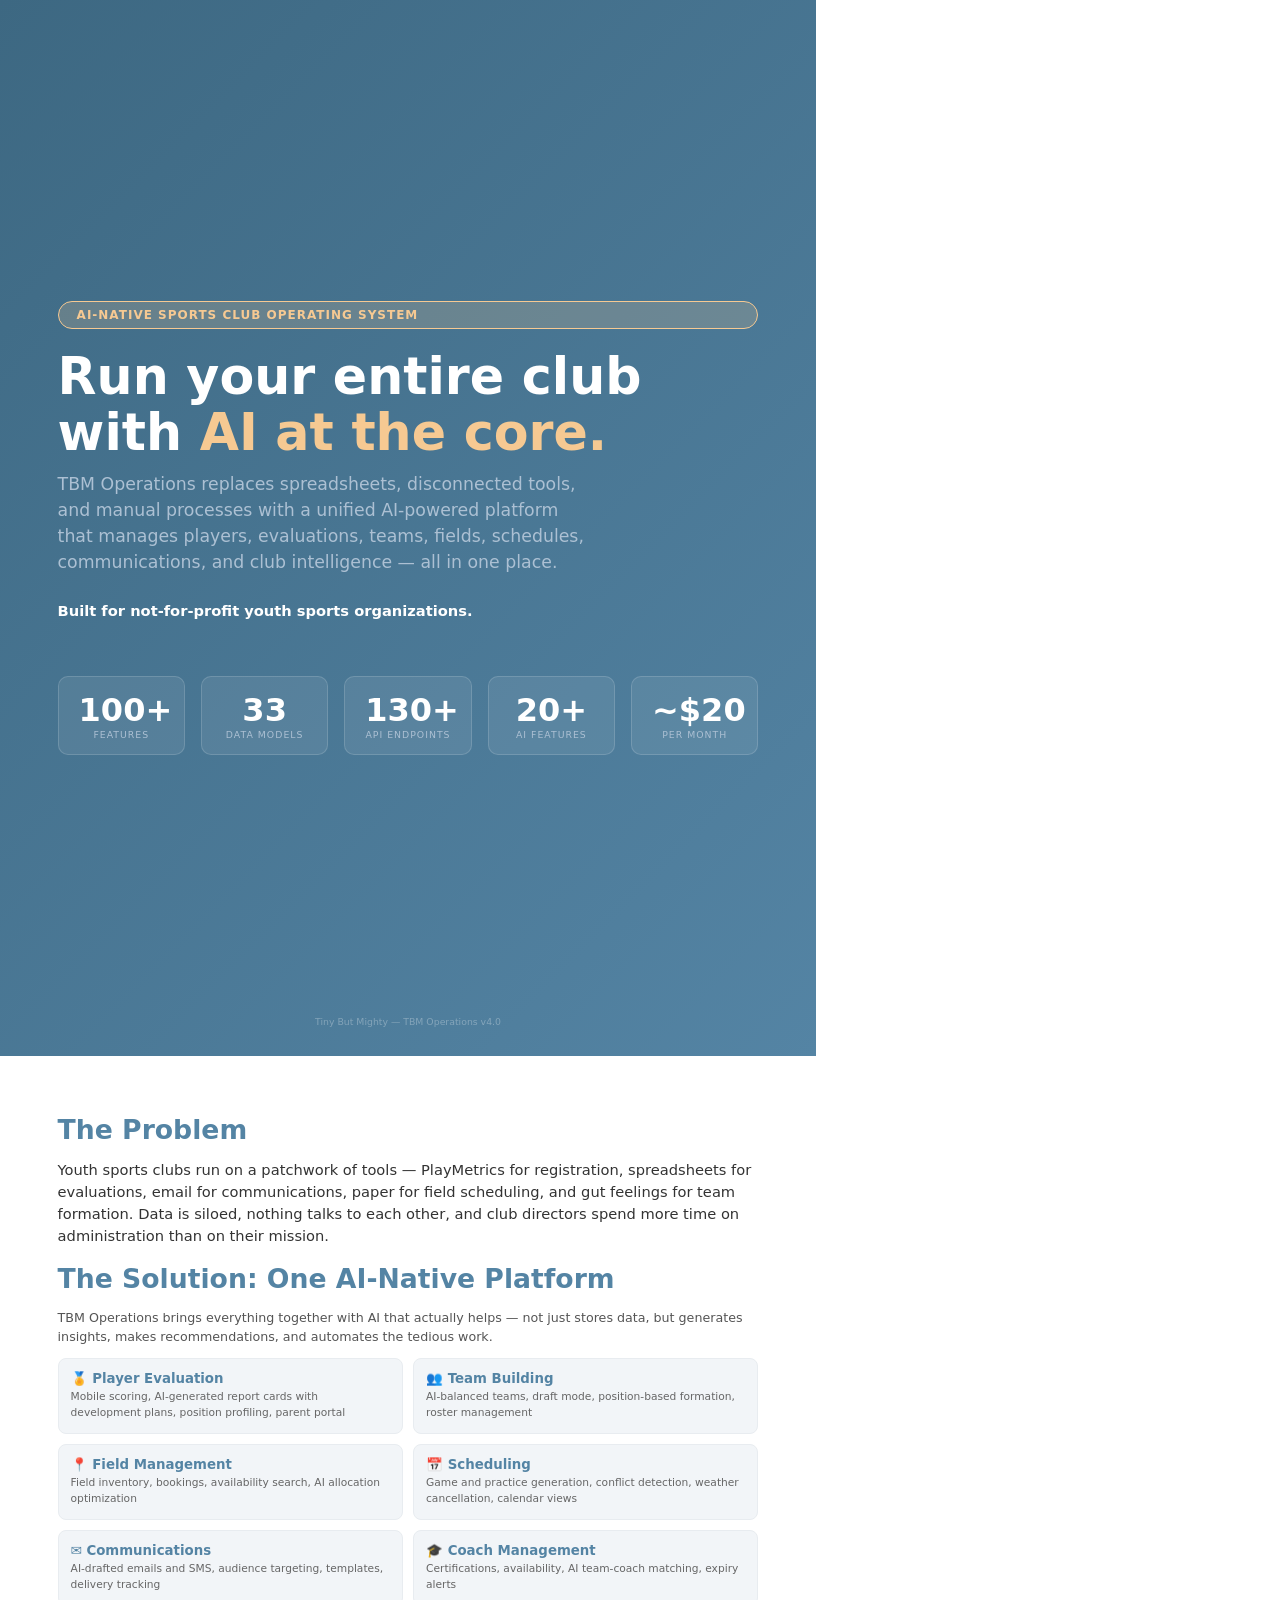
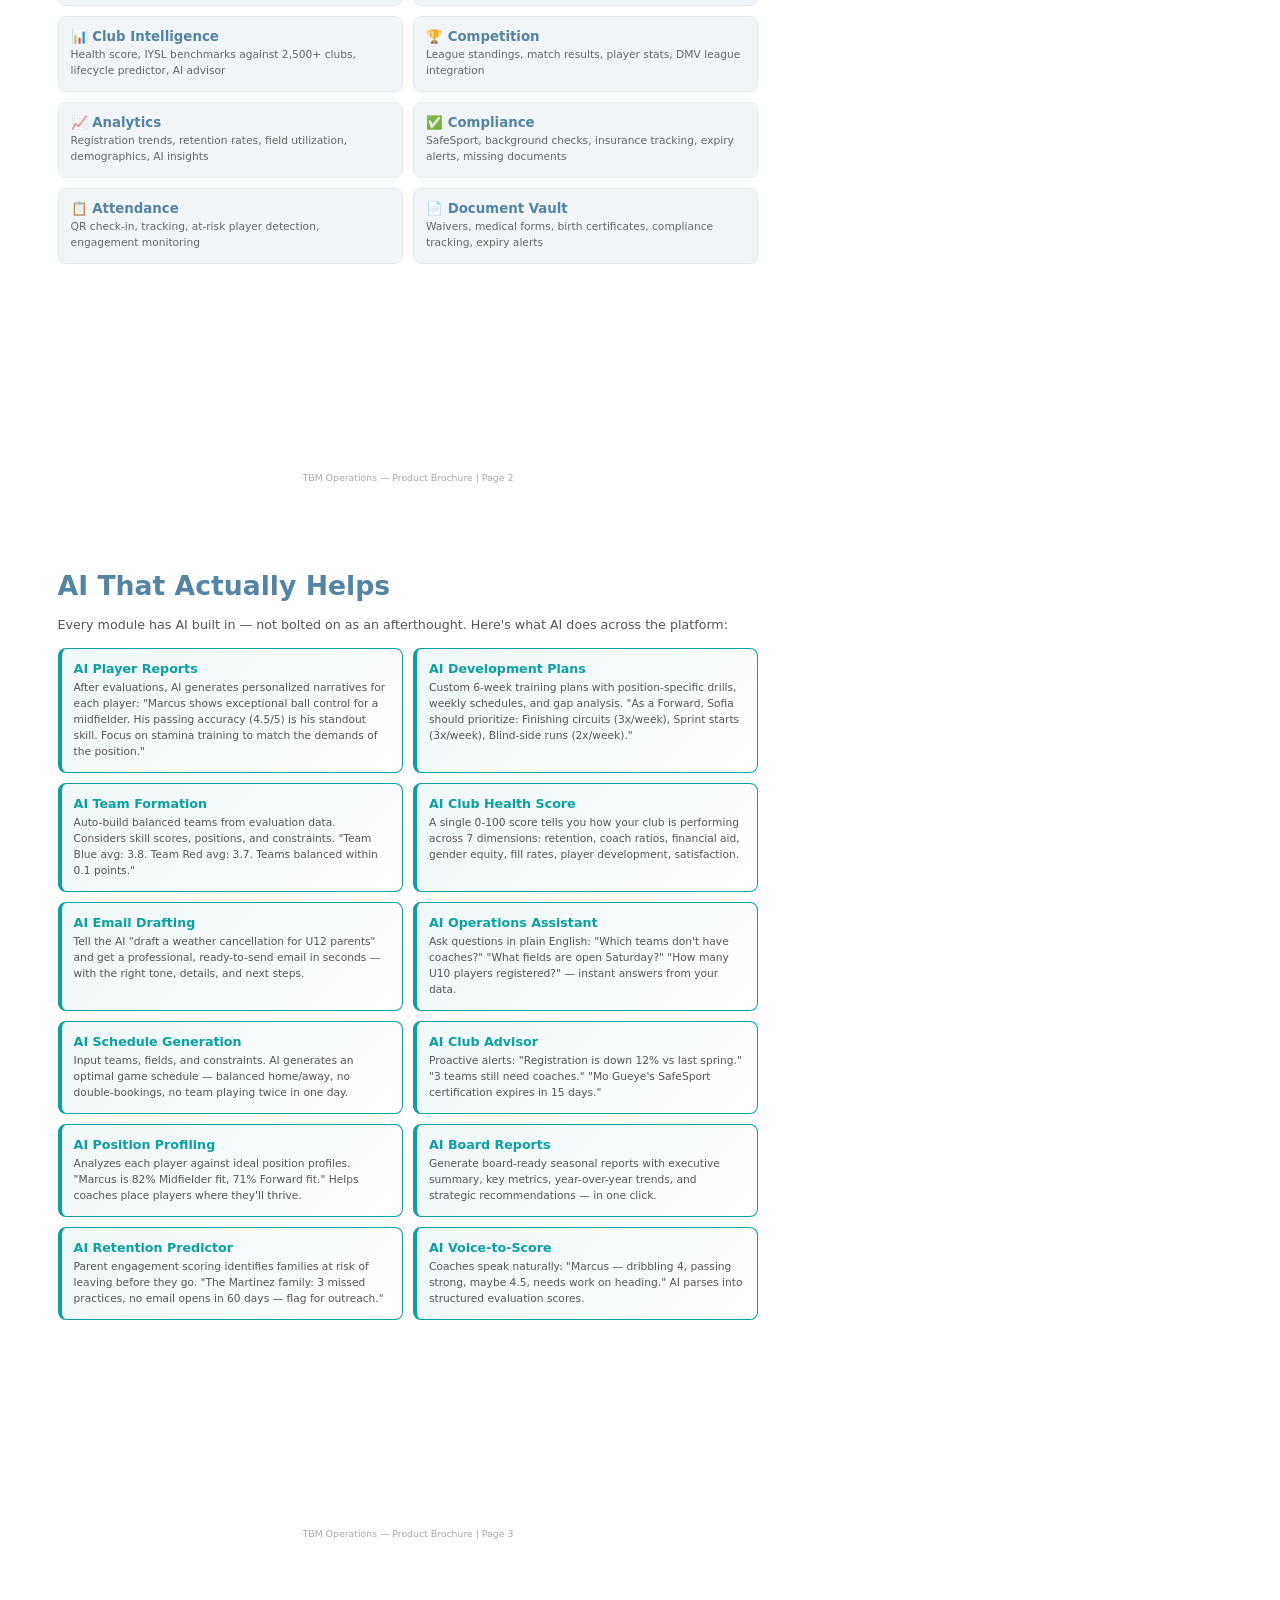
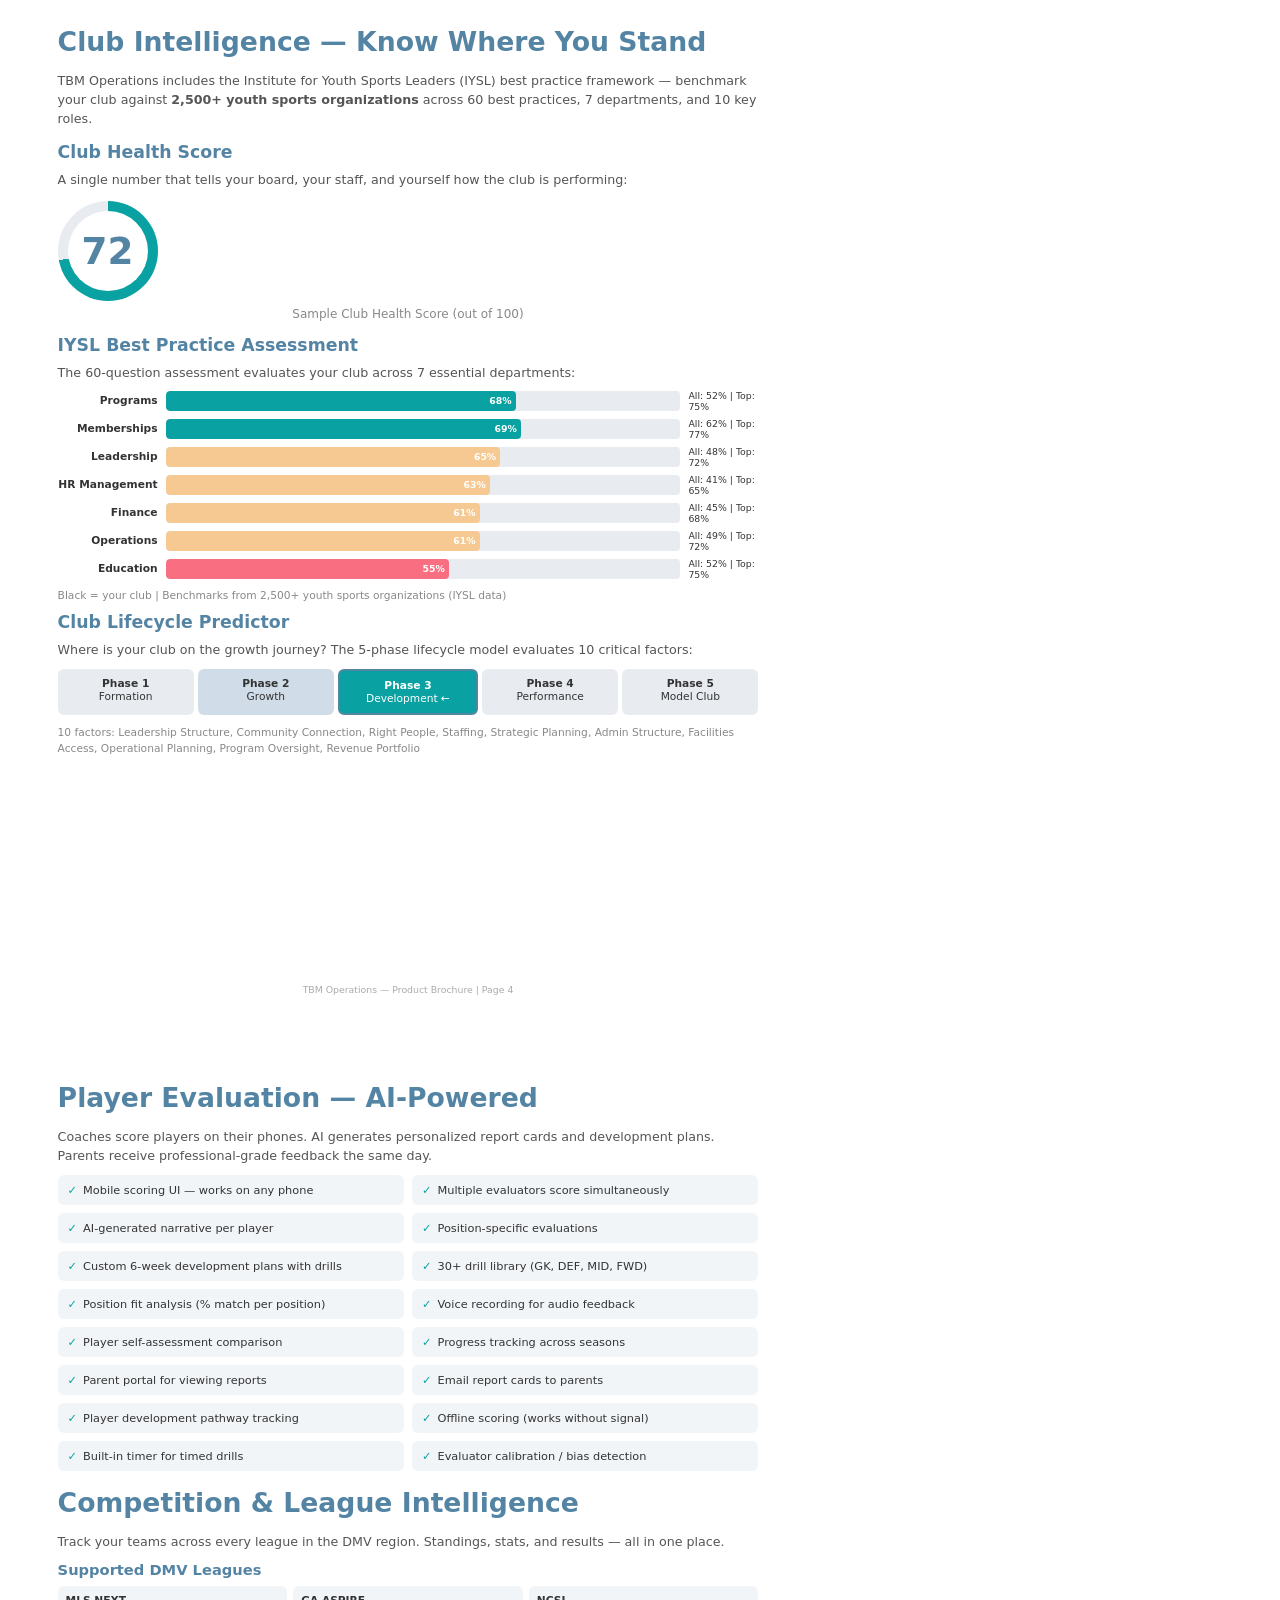
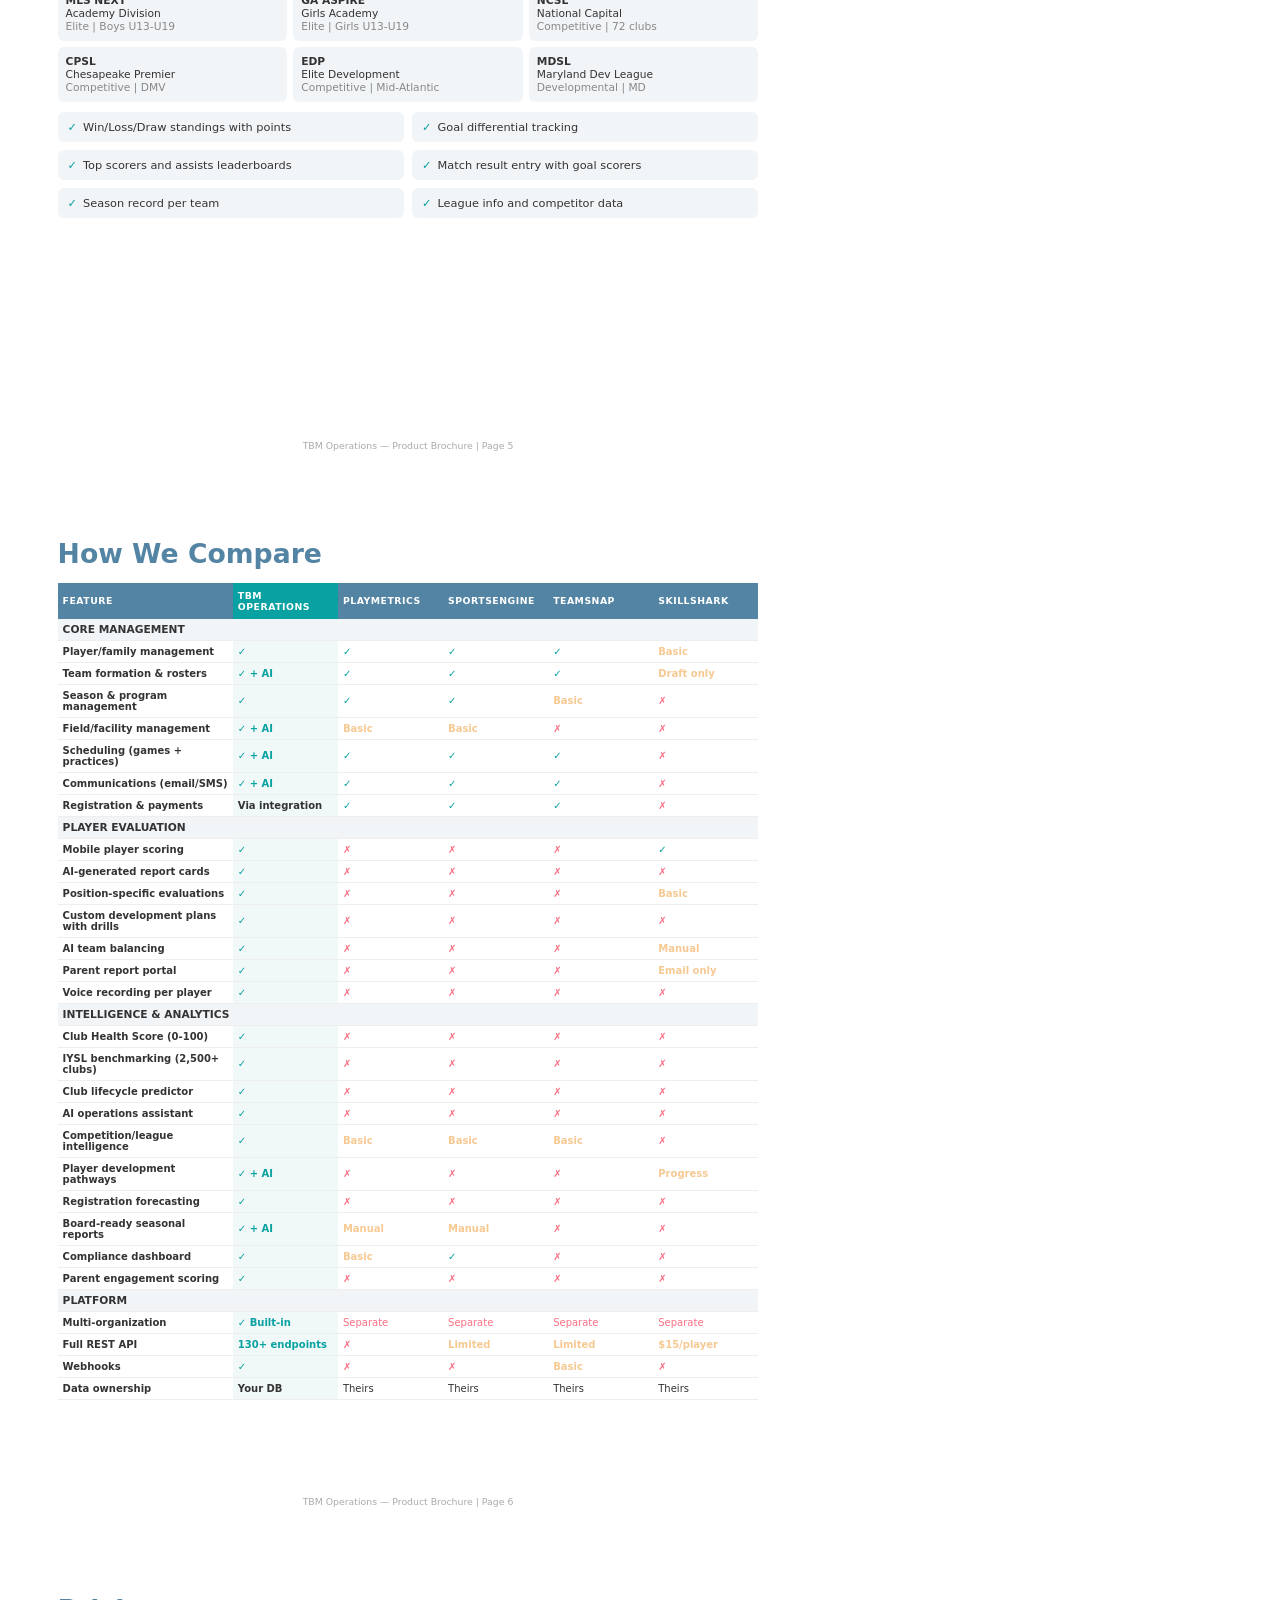
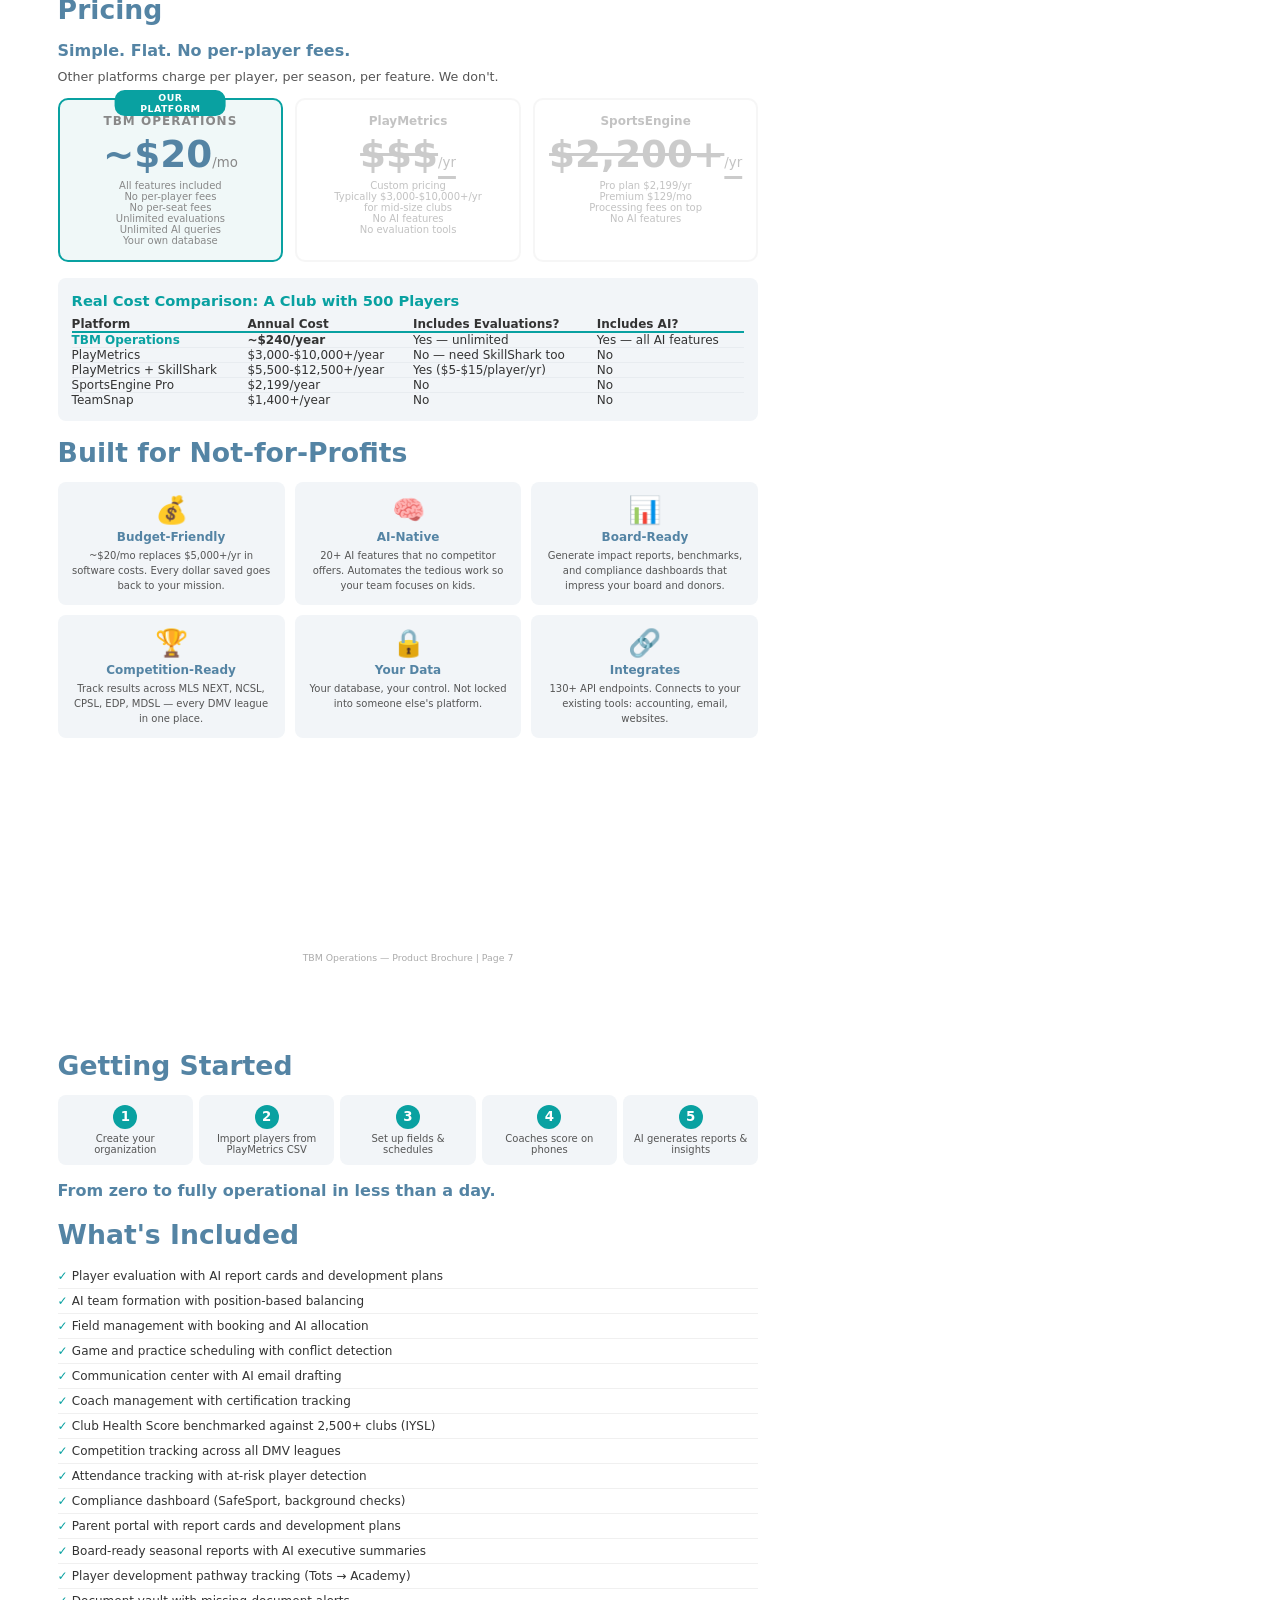
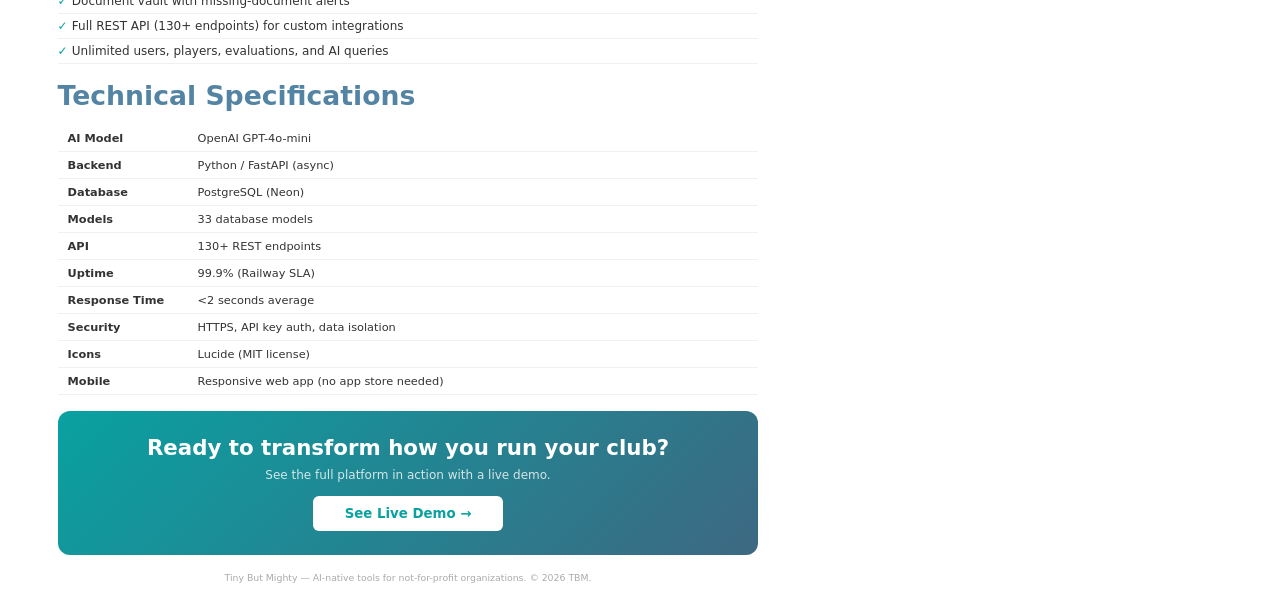
<file: docs/brochure.html>
<!DOCTYPE html>
<html lang="en">
<head>
<meta charset="UTF-8">
<meta name="viewport" content="width=device-width, initial-scale=1.0">
<title>TBM Operations — AI-Native Sports Club Platform</title>
<style>
  @page { size: letter; margin: 0; }
  @import url('https://fonts.googleapis.com/css2?family=Inter:wght@300;400;500;600;700;800;900&display=swap');
  * { margin:0; padding:0; box-sizing:border-box; }
  body { font-family:'Inter',system-ui,sans-serif; color:#333; background:#fff; -webkit-print-color-adjust:exact; print-color-adjust:exact; }
  
  :root {
    --gold: #F6C992;
    --rose: #D396A6;
    --coral: #FA6E82;
    --teal: #09A1A1;
    --blue-gray: #ACC0D3;
    --steel: #5484A4;
    --steel-dark: #3d6882;
    --light-bg: #f2f5f8;
  }
  
  .page { width:8.5in; min-height:11in; padding:0.6in; page-break-after:always; position:relative; overflow:hidden; }
  .page:last-child { page-break-after:auto; }
  
  h1 { font-size:36pt; font-weight:900; line-height:1.1; color:var(--steel); }
  h2 { font-size:20pt; font-weight:800; color:var(--steel); margin-bottom:14px; }
  h3 { font-size:13pt; font-weight:700; color:var(--steel); margin-bottom:8px; }
  h4 { font-size:11pt; font-weight:700; color:var(--steel); margin-bottom:4px; }
  p { font-size:9.5pt; line-height:1.5; color:#555; margin-bottom:8px; }
  
  /* Cover */
  .cover { background:linear-gradient(135deg,var(--steel-dark),var(--steel)); color:#fff; display:flex; flex-direction:column; justify-content:center; }
  .cover h1 { color:#fff; font-size:38pt; margin-bottom:12px; }
  .cover h1 span { color:var(--gold); }
  .cover .sub { font-size:13pt; color:var(--blue-gray); max-width:5.5in; margin-bottom:24px; line-height:1.5; }
  .cover .badge { display:inline-block; background:rgba(246,201,146,0.2); border:1px solid var(--gold); border-radius:16px; padding:6px 18px; font-size:9pt; color:var(--gold); font-weight:600; letter-spacing:1px; text-transform:uppercase; }
  .cover .stats-row { display:flex; gap:16px; margin-top:30px; flex-wrap:wrap; }
  .cover .stat-box { background:rgba(255,255,255,0.08); border:1px solid rgba(255,255,255,0.15); border-radius:10px; padding:14px 20px; text-align:center; flex:1; min-width:100px; }
  .cover .stat-num { font-size:24pt; font-weight:900; color:#fff; }
  .cover .stat-lbl { font-size:7pt; color:var(--blue-gray); text-transform:uppercase; letter-spacing:1px; }
  
  /* Modules grid */
  .modules { display:grid; grid-template-columns:1fr 1fr; gap:10px; margin:12px 0; }
  .mod { padding:12px; border-radius:8px; border:1px solid #e8ecf0; background:var(--light-bg); }
  .mod-icon { font-size:18pt; margin-bottom:4px; }
  .mod h4 { font-size:10pt; margin-bottom:3px; }
  .mod p { font-size:8pt; margin:0; color:#666; }
  
  /* Feature sections */
  .feat-section { margin:16px 0; }
  .feat-section h3 { color:var(--teal); border-bottom:2px solid var(--teal); padding-bottom:4px; margin-bottom:10px; }
  .feat-grid { display:grid; grid-template-columns:1fr 1fr; gap:8px; }
  .feat-item { padding:8px 10px; background:var(--light-bg); border-radius:6px; font-size:8.5pt; display:flex; align-items:flex-start; gap:6px; }
  .feat-check { color:var(--teal); font-weight:700; flex-shrink:0; }
  
  /* Comparison table */
  table.comp { width:100%; border-collapse:collapse; font-size:7.5pt; margin:10px 0; }
  table.comp th { background:var(--steel); color:#fff; padding:7px 5px; text-align:left; font-size:7pt; text-transform:uppercase; letter-spacing:0.5px; }
  table.comp th.ours { background:var(--teal); }
  table.comp td { padding:5px; border-bottom:1px solid #eee; }
  table.comp .feat-name { font-weight:600; color:#333; }
  table.comp .yes { color:var(--teal); font-weight:700; }
  table.comp .no { color:var(--coral); }
  table.comp .ours-col { background:#f0f8f8; font-weight:600; }
  table.comp .partial { color:var(--gold); font-weight:600; }
  
  /* Pricing */
  .price-row { display:flex; gap:12px; margin:12px 0; }
  .price-box { flex:1; border:2px solid #eee; border-radius:10px; padding:14px; text-align:center; }
  .price-box.featured { border-color:var(--teal); background:#f0f8f8; position:relative; }
  .price-box.featured::before { content:"OUR PLATFORM"; position:absolute; top:-10px; left:50%; transform:translateX(-50%); background:var(--teal); color:#fff; font-size:7pt; font-weight:700; padding:2px 12px; border-radius:10px; letter-spacing:0.5px; }
  .price-amt { font-size:28pt; font-weight:900; color:var(--steel); }
  .price-amt span { font-size:10pt; font-weight:400; color:#888; }
  .price-box.dim { opacity:0.5; }
  .price-box.dim .price-amt { text-decoration:line-through; color:#999; }
  .price-detail { font-size:7.5pt; color:#888; margin-top:4px; }
  
  /* AI section */
  .ai-grid { display:grid; grid-template-columns:1fr 1fr; gap:10px; margin:12px 0; }
  .ai-card { padding:12px; border-radius:8px; background:linear-gradient(135deg,#f0f8f8,#fff); border:1px solid var(--teal); border-left:4px solid var(--teal); }
  .ai-card h4 { font-size:9.5pt; color:var(--teal); margin-bottom:4px; }
  .ai-card p { font-size:8pt; margin:0; color:#555; }
  
  /* NFP grid */
  .nfp-grid { display:grid; grid-template-columns:1fr 1fr 1fr; gap:10px; margin:12px 0; }
  .nfp { padding:12px; border-radius:8px; background:var(--light-bg); text-align:center; }
  .nfp .icon { font-size:20pt; margin-bottom:4px; }
  .nfp h4 { font-size:9pt; margin-bottom:4px; }
  .nfp p { font-size:7.5pt; margin:0; }
  
  /* Benchmarking section */
  .bench-bar { display:flex; align-items:center; gap:8px; margin:6px 0; }
  .bench-label { width:100px; font-size:8pt; font-weight:600; text-align:right; }
  .bench-track { flex:1; height:20px; background:#e8ecf0; border-radius:4px; position:relative; overflow:hidden; }
  .bench-fill { height:100%; border-radius:4px; display:flex; align-items:center; justify-content:flex-end; padding-right:4px; font-size:7pt; font-weight:700; color:#fff; }
  
  /* CTA */
  .cta-box { background:linear-gradient(135deg,var(--teal),var(--steel-dark)); color:#fff; border-radius:12px; padding:24px; text-align:center; margin-top:16px; }
  .cta-box h2 { color:#fff; font-size:16pt; margin-bottom:6px; }
  .cta-box p { color:rgba(255,255,255,0.8); font-size:9pt; margin-bottom:12px; }
  .cta-btn { display:inline-block; background:#fff; color:var(--teal); padding:10px 32px; border-radius:6px; font-weight:700; font-size:10pt; text-decoration:none; }
  
  .footer { position:absolute; bottom:0.3in; left:0.6in; right:0.6in; text-align:center; font-size:7pt; color:#aaa; }
  
  /* Specs table */
  .specs { width:100%; border-collapse:collapse; margin:10px 0; }
  .specs td { padding:6px 10px; border-bottom:1px solid #f0f0f0; font-size:8.5pt; }
  .specs td:first-child { font-weight:600; color:#333; width:130px; }
  
  /* Steps */
  .steps { display:flex; gap:6px; margin:14px 0; }
  .step { flex:1; text-align:center; background:var(--light-bg); border-radius:8px; padding:10px 6px; }
  .step-n { width:24px; height:24px; background:var(--teal); color:#fff; border-radius:50%; display:inline-flex; align-items:center; justify-content:center; font-weight:800; font-size:10pt; margin-bottom:4px; }
  .step-t { font-size:7.5pt; color:#555; }
  
  /* Checklist */
  .checklist { list-style:none; padding:0; }
  .checklist li { padding:5px 0; font-size:9pt; border-bottom:1px solid #f0f0f0; }
  .checklist li::before { content:"✓ "; color:var(--teal); font-weight:700; }
</style>
</head>
<body>

<!-- PAGE 1: COVER -->
<div class="page cover">
  <div class="badge">AI-NATIVE SPORTS CLUB OPERATING SYSTEM</div>
  <div style="height:20px"></div>
  <h1>Run your entire club<br>with <span>AI at the core.</span></h1>
  <p class="sub">TBM Operations replaces spreadsheets, disconnected tools, and manual processes with a unified AI-powered platform that manages players, evaluations, teams, fields, schedules, communications, and club intelligence — all in one place.</p>
  <p class="sub" style="font-size:11pt;color:#fff;font-weight:600;">Built for not-for-profit youth sports organizations.</p>
  <div class="stats-row">
    <div class="stat-box"><div class="stat-num">100+</div><div class="stat-lbl">Features</div></div>
    <div class="stat-box"><div class="stat-num">33</div><div class="stat-lbl">Data Models</div></div>
    <div class="stat-box"><div class="stat-num">130+</div><div class="stat-lbl">API Endpoints</div></div>
    <div class="stat-box"><div class="stat-num">20+</div><div class="stat-lbl">AI Features</div></div>
    <div class="stat-box"><div class="stat-num">~$20</div><div class="stat-lbl">Per Month</div></div>
  </div>
  <div class="footer" style="color:rgba(255,255,255,0.3);">Tiny But Mighty — TBM Operations v4.0</div>
</div>

<!-- PAGE 2: THE PROBLEM + MODULES -->
<div class="page">
  <h2>The Problem</h2>
  <p style="font-size:11pt;color:#333;margin-bottom:16px;">Youth sports clubs run on a patchwork of tools — PlayMetrics for registration, spreadsheets for evaluations, email for communications, paper for field scheduling, and gut feelings for team formation. Data is siloed, nothing talks to each other, and club directors spend more time on administration than on their mission.</p>
  
  <h2>The Solution: One AI-Native Platform</h2>
  <p style="margin-bottom:12px;">TBM Operations brings everything together with AI that actually helps — not just stores data, but generates insights, makes recommendations, and automates the tedious work.</p>
  
  <div class="modules">
    <div class="mod"><h4>🏅 Player Evaluation</h4><p>Mobile scoring, AI-generated report cards with development plans, position profiling, parent portal</p></div>
    <div class="mod"><h4>👥 Team Building</h4><p>AI-balanced teams, draft mode, position-based formation, roster management</p></div>
    <div class="mod"><h4>📍 Field Management</h4><p>Field inventory, bookings, availability search, AI allocation optimization</p></div>
    <div class="mod"><h4>📅 Scheduling</h4><p>Game and practice generation, conflict detection, weather cancellation, calendar views</p></div>
    <div class="mod"><h4>✉️ Communications</h4><p>AI-drafted emails and SMS, audience targeting, templates, delivery tracking</p></div>
    <div class="mod"><h4>🎓 Coach Management</h4><p>Certifications, availability, AI team-coach matching, expiry alerts</p></div>
    <div class="mod"><h4>📊 Club Intelligence</h4><p>Health score, IYSL benchmarks against 2,500+ clubs, lifecycle predictor, AI advisor</p></div>
    <div class="mod"><h4>🏆 Competition</h4><p>League standings, match results, player stats, DMV league integration</p></div>
    <div class="mod"><h4>📈 Analytics</h4><p>Registration trends, retention rates, field utilization, demographics, AI insights</p></div>
    <div class="mod"><h4>✅ Compliance</h4><p>SafeSport, background checks, insurance tracking, expiry alerts, missing documents</p></div>
    <div class="mod"><h4>📋 Attendance</h4><p>QR check-in, tracking, at-risk player detection, engagement monitoring</p></div>
    <div class="mod"><h4>📄 Document Vault</h4><p>Waivers, medical forms, birth certificates, compliance tracking, expiry alerts</p></div>
  </div>
  <div class="footer">TBM Operations — Product Brochure | Page 2</div>
</div>

<!-- PAGE 3: AI SUPERPOWERS -->
<div class="page">
  <h2>AI That Actually Helps</h2>
  <p style="margin-bottom:14px;">Every module has AI built in — not bolted on as an afterthought. Here's what AI does across the platform:</p>
  
  <div class="ai-grid">
    <div class="ai-card"><h4>AI Player Reports</h4><p>After evaluations, AI generates personalized narratives for each player: "Marcus shows exceptional ball control for a midfielder. His passing accuracy (4.5/5) is his standout skill. Focus on stamina training to match the demands of the position."</p></div>
    <div class="ai-card"><h4>AI Development Plans</h4><p>Custom 6-week training plans with position-specific drills, weekly schedules, and gap analysis. "As a Forward, Sofia should prioritize: Finishing circuits (3x/week), Sprint starts (3x/week), Blind-side runs (2x/week)."</p></div>
    <div class="ai-card"><h4>AI Team Formation</h4><p>Auto-build balanced teams from evaluation data. Considers skill scores, positions, and constraints. "Team Blue avg: 3.8. Team Red avg: 3.7. Teams balanced within 0.1 points."</p></div>
    <div class="ai-card"><h4>AI Club Health Score</h4><p>A single 0-100 score tells you how your club is performing across 7 dimensions: retention, coach ratios, financial aid, gender equity, fill rates, player development, satisfaction.</p></div>
    <div class="ai-card"><h4>AI Email Drafting</h4><p>Tell the AI "draft a weather cancellation for U12 parents" and get a professional, ready-to-send email in seconds — with the right tone, details, and next steps.</p></div>
    <div class="ai-card"><h4>AI Operations Assistant</h4><p>Ask questions in plain English: "Which teams don't have coaches?" "What fields are open Saturday?" "How many U10 players registered?" — instant answers from your data.</p></div>
    <div class="ai-card"><h4>AI Schedule Generation</h4><p>Input teams, fields, and constraints. AI generates an optimal game schedule — balanced home/away, no double-bookings, no team playing twice in one day.</p></div>
    <div class="ai-card"><h4>AI Club Advisor</h4><p>Proactive alerts: "Registration is down 12% vs last spring." "3 teams still need coaches." "Mo Gueye's SafeSport certification expires in 15 days."</p></div>
    <div class="ai-card"><h4>AI Position Profiling</h4><p>Analyzes each player against ideal position profiles. "Marcus is 82% Midfielder fit, 71% Forward fit." Helps coaches place players where they'll thrive.</p></div>
    <div class="ai-card"><h4>AI Board Reports</h4><p>Generate board-ready seasonal reports with executive summary, key metrics, year-over-year trends, and strategic recommendations — in one click.</p></div>
    <div class="ai-card"><h4>AI Retention Predictor</h4><p>Parent engagement scoring identifies families at risk of leaving before they go. "The Martinez family: 3 missed practices, no email opens in 60 days — flag for outreach."</p></div>
    <div class="ai-card"><h4>AI Voice-to-Score</h4><p>Coaches speak naturally: "Marcus — dribbling 4, passing strong, maybe 4.5, needs work on heading." AI parses into structured evaluation scores.</p></div>
  </div>
  <div class="footer">TBM Operations — Product Brochure | Page 3</div>
</div>

<!-- PAGE 4: BENCHMARKING & IYSL -->
<div class="page">
  <h2>Club Intelligence — Know Where You Stand</h2>
  <p style="margin-bottom:14px;">TBM Operations includes the Institute for Youth Sports Leaders (IYSL) best practice framework — benchmark your club against <strong>2,500+ youth sports organizations</strong> across 60 best practices, 7 departments, and 10 key roles.</p>
  
  <h3>Club Health Score</h3>
  <p>A single number that tells your board, your staff, and yourself how the club is performing:</p>
  <div style="text-align:center;margin:12px 0;">
    <div style="display:inline-block;width:100px;height:100px;border-radius:50%;background:conic-gradient(var(--teal) 0% 72%,#e8ecf0 72%);display:flex;align-items:center;justify-content:center;position:relative;">
      <div style="width:80px;height:80px;border-radius:50%;background:#fff;display:flex;align-items:center;justify-content:center;position:absolute;top:10px;left:10px;">
        <span style="font-size:28pt;font-weight:900;color:var(--steel);">72</span>
      </div>
    </div>
    <p style="font-size:9pt;color:#888;margin-top:4px;">Sample Club Health Score (out of 100)</p>
  </div>
  
  <h3>IYSL Best Practice Assessment</h3>
  <p>The 60-question assessment evaluates your club across 7 essential departments:</p>
  
  <div class="bench-bar"><span class="bench-label">Programs</span><div class="bench-track"><div class="bench-fill" style="width:68%;background:var(--teal);">68%</div></div><div style="font-size:7pt;width:70px;">All: 52% | Top: 75%</div></div>
  <div class="bench-bar"><span class="bench-label">Memberships</span><div class="bench-track"><div class="bench-fill" style="width:69%;background:var(--teal);">69%</div></div><div style="font-size:7pt;width:70px;">All: 62% | Top: 77%</div></div>
  <div class="bench-bar"><span class="bench-label">Leadership</span><div class="bench-track"><div class="bench-fill" style="width:65%;background:var(--gold);">65%</div></div><div style="font-size:7pt;width:70px;">All: 48% | Top: 72%</div></div>
  <div class="bench-bar"><span class="bench-label">HR Management</span><div class="bench-track"><div class="bench-fill" style="width:63%;background:var(--gold);">63%</div></div><div style="font-size:7pt;width:70px;">All: 41% | Top: 65%</div></div>
  <div class="bench-bar"><span class="bench-label">Finance</span><div class="bench-track"><div class="bench-fill" style="width:61%;background:var(--gold);">61%</div></div><div style="font-size:7pt;width:70px;">All: 45% | Top: 68%</div></div>
  <div class="bench-bar"><span class="bench-label">Operations</span><div class="bench-track"><div class="bench-fill" style="width:61%;background:var(--gold);">61%</div></div><div style="font-size:7pt;width:70px;">All: 49% | Top: 72%</div></div>
  <div class="bench-bar"><span class="bench-label">Education</span><div class="bench-track"><div class="bench-fill" style="width:55%;background:var(--coral);">55%</div></div><div style="font-size:7pt;width:70px;">All: 52% | Top: 75%</div></div>
  
  <p style="font-size:8pt;color:#888;margin-top:8px;">Black = your club | Benchmarks from 2,500+ youth sports organizations (IYSL data)</p>
  
  <h3>Club Lifecycle Predictor</h3>
  <p>Where is your club on the growth journey? The 5-phase lifecycle model evaluates 10 critical factors:</p>
  <div style="display:flex;gap:4px;margin:10px 0;">
    <div style="flex:1;text-align:center;padding:8px;background:#e8ecf0;border-radius:6px;font-size:8pt;"><strong>Phase 1</strong><br>Formation</div>
    <div style="flex:1;text-align:center;padding:8px;background:#d0dce8;border-radius:6px;font-size:8pt;"><strong>Phase 2</strong><br>Growth</div>
    <div style="flex:1;text-align:center;padding:8px;background:var(--teal);color:#fff;border-radius:6px;font-size:8pt;border:2px solid var(--steel);"><strong>Phase 3</strong><br>Development ←</div>
    <div style="flex:1;text-align:center;padding:8px;background:#e8ecf0;border-radius:6px;font-size:8pt;"><strong>Phase 4</strong><br>Performance</div>
    <div style="flex:1;text-align:center;padding:8px;background:#e8ecf0;border-radius:6px;font-size:8pt;"><strong>Phase 5</strong><br>Model Club</div>
  </div>
  <p style="font-size:8pt;color:#888;">10 factors: Leadership Structure, Community Connection, Right People, Staffing, Strategic Planning, Admin Structure, Facilities Access, Operational Planning, Program Oversight, Revenue Portfolio</p>
  <div class="footer">TBM Operations — Product Brochure | Page 4</div>
</div>

<!-- PAGE 5: COMPETITION + EVALUATION -->
<div class="page">
  <h2>Player Evaluation — AI-Powered</h2>
  <p style="margin-bottom:10px;">Coaches score players on their phones. AI generates personalized report cards and development plans. Parents receive professional-grade feedback the same day.</p>
  
  <div class="feat-grid">
    <div class="feat-item"><span class="feat-check">✓</span>Mobile scoring UI — works on any phone</div>
    <div class="feat-item"><span class="feat-check">✓</span>Multiple evaluators score simultaneously</div>
    <div class="feat-item"><span class="feat-check">✓</span>AI-generated narrative per player</div>
    <div class="feat-item"><span class="feat-check">✓</span>Position-specific evaluations</div>
    <div class="feat-item"><span class="feat-check">✓</span>Custom 6-week development plans with drills</div>
    <div class="feat-item"><span class="feat-check">✓</span>30+ drill library (GK, DEF, MID, FWD)</div>
    <div class="feat-item"><span class="feat-check">✓</span>Position fit analysis (% match per position)</div>
    <div class="feat-item"><span class="feat-check">✓</span>Voice recording for audio feedback</div>
    <div class="feat-item"><span class="feat-check">✓</span>Player self-assessment comparison</div>
    <div class="feat-item"><span class="feat-check">✓</span>Progress tracking across seasons</div>
    <div class="feat-item"><span class="feat-check">✓</span>Parent portal for viewing reports</div>
    <div class="feat-item"><span class="feat-check">✓</span>Email report cards to parents</div>
    <div class="feat-item"><span class="feat-check">✓</span>Player development pathway tracking</div>
    <div class="feat-item"><span class="feat-check">✓</span>Offline scoring (works without signal)</div>
    <div class="feat-item"><span class="feat-check">✓</span>Built-in timer for timed drills</div>
    <div class="feat-item"><span class="feat-check">✓</span>Evaluator calibration / bias detection</div>
  </div>
  
  <h2 style="margin-top:16px;">Competition & League Intelligence</h2>
  <p style="margin-bottom:10px;">Track your teams across every league in the DMV region. Standings, stats, and results — all in one place.</p>
  
  <h4>Supported DMV Leagues</h4>
  <div style="display:grid;grid-template-columns:1fr 1fr 1fr;gap:6px;margin:8px 0;">
    <div style="padding:8px;background:var(--light-bg);border-radius:6px;font-size:8pt;"><strong>MLS NEXT</strong><br>Academy Division<br><span style="color:#888;">Elite | Boys U13-U19</span></div>
    <div style="padding:8px;background:var(--light-bg);border-radius:6px;font-size:8pt;"><strong>GA ASPIRE</strong><br>Girls Academy<br><span style="color:#888;">Elite | Girls U13-U19</span></div>
    <div style="padding:8px;background:var(--light-bg);border-radius:6px;font-size:8pt;"><strong>NCSL</strong><br>National Capital<br><span style="color:#888;">Competitive | 72 clubs</span></div>
    <div style="padding:8px;background:var(--light-bg);border-radius:6px;font-size:8pt;"><strong>CPSL</strong><br>Chesapeake Premier<br><span style="color:#888;">Competitive | DMV</span></div>
    <div style="padding:8px;background:var(--light-bg);border-radius:6px;font-size:8pt;"><strong>EDP</strong><br>Elite Development<br><span style="color:#888;">Competitive | Mid-Atlantic</span></div>
    <div style="padding:8px;background:var(--light-bg);border-radius:6px;font-size:8pt;"><strong>MDSL</strong><br>Maryland Dev League<br><span style="color:#888;">Developmental | MD</span></div>
  </div>
  
  <div class="feat-grid" style="margin-top:10px;">
    <div class="feat-item"><span class="feat-check">✓</span>Win/Loss/Draw standings with points</div>
    <div class="feat-item"><span class="feat-check">✓</span>Goal differential tracking</div>
    <div class="feat-item"><span class="feat-check">✓</span>Top scorers and assists leaderboards</div>
    <div class="feat-item"><span class="feat-check">✓</span>Match result entry with goal scorers</div>
    <div class="feat-item"><span class="feat-check">✓</span>Season record per team</div>
    <div class="feat-item"><span class="feat-check">✓</span>League info and competitor data</div>
  </div>
  <div class="footer">TBM Operations — Product Brochure | Page 5</div>
</div>

<!-- PAGE 6: COMPARISON -->
<div class="page">
  <h2>How We Compare</h2>
  <table class="comp">
    <thead><tr><th style="width:25%;">Feature</th><th class="ours" style="width:15%;">TBM Operations</th><th style="width:15%;">PlayMetrics</th><th style="width:15%;">SportsEngine</th><th style="width:15%;">TeamSnap</th><th style="width:15%;">SkillShark</th></tr></thead>
    <tbody>
      <tr><td colspan="6" style="background:var(--light-bg);font-weight:700;font-size:8pt;padding:4px 5px;">CORE MANAGEMENT</td></tr>
      <tr><td class="feat-name">Player/family management</td><td class="ours-col yes">✓</td><td class="yes">✓</td><td class="yes">✓</td><td class="yes">✓</td><td class="partial">Basic</td></tr>
      <tr><td class="feat-name">Team formation & rosters</td><td class="ours-col yes">✓ + AI</td><td class="yes">✓</td><td class="yes">✓</td><td class="yes">✓</td><td class="partial">Draft only</td></tr>
      <tr><td class="feat-name">Season & program management</td><td class="ours-col yes">✓</td><td class="yes">✓</td><td class="yes">✓</td><td class="partial">Basic</td><td class="no">✗</td></tr>
      <tr><td class="feat-name">Field/facility management</td><td class="ours-col yes">✓ + AI</td><td class="partial">Basic</td><td class="partial">Basic</td><td class="no">✗</td><td class="no">✗</td></tr>
      <tr><td class="feat-name">Scheduling (games + practices)</td><td class="ours-col yes">✓ + AI</td><td class="yes">✓</td><td class="yes">✓</td><td class="yes">✓</td><td class="no">✗</td></tr>
      <tr><td class="feat-name">Communications (email/SMS)</td><td class="ours-col yes">✓ + AI</td><td class="yes">✓</td><td class="yes">✓</td><td class="yes">✓</td><td class="no">✗</td></tr>
      <tr><td class="feat-name">Registration & payments</td><td class="ours-col">Via integration</td><td class="yes">✓</td><td class="yes">✓</td><td class="yes">✓</td><td class="no">✗</td></tr>
      
      <tr><td colspan="6" style="background:var(--light-bg);font-weight:700;font-size:8pt;padding:4px 5px;">PLAYER EVALUATION</td></tr>
      <tr><td class="feat-name">Mobile player scoring</td><td class="ours-col yes">✓</td><td class="no">✗</td><td class="no">✗</td><td class="no">✗</td><td class="yes">✓</td></tr>
      <tr><td class="feat-name">AI-generated report cards</td><td class="ours-col yes">✓</td><td class="no">✗</td><td class="no">✗</td><td class="no">✗</td><td class="no">✗</td></tr>
      <tr><td class="feat-name">Position-specific evaluations</td><td class="ours-col yes">✓</td><td class="no">✗</td><td class="no">✗</td><td class="no">✗</td><td class="partial">Basic</td></tr>
      <tr><td class="feat-name">Custom development plans with drills</td><td class="ours-col yes">✓</td><td class="no">✗</td><td class="no">✗</td><td class="no">✗</td><td class="no">✗</td></tr>
      <tr><td class="feat-name">AI team balancing</td><td class="ours-col yes">✓</td><td class="no">✗</td><td class="no">✗</td><td class="no">✗</td><td class="partial">Manual</td></tr>
      <tr><td class="feat-name">Parent report portal</td><td class="ours-col yes">✓</td><td class="no">✗</td><td class="no">✗</td><td class="no">✗</td><td class="partial">Email only</td></tr>
      <tr><td class="feat-name">Voice recording per player</td><td class="ours-col yes">✓</td><td class="no">✗</td><td class="no">✗</td><td class="no">✗</td><td class="no">✗</td></tr>
      
      <tr><td colspan="6" style="background:var(--light-bg);font-weight:700;font-size:8pt;padding:4px 5px;">INTELLIGENCE & ANALYTICS</td></tr>
      <tr><td class="feat-name">Club Health Score (0-100)</td><td class="ours-col yes">✓</td><td class="no">✗</td><td class="no">✗</td><td class="no">✗</td><td class="no">✗</td></tr>
      <tr><td class="feat-name">IYSL benchmarking (2,500+ clubs)</td><td class="ours-col yes">✓</td><td class="no">✗</td><td class="no">✗</td><td class="no">✗</td><td class="no">✗</td></tr>
      <tr><td class="feat-name">Club lifecycle predictor</td><td class="ours-col yes">✓</td><td class="no">✗</td><td class="no">✗</td><td class="no">✗</td><td class="no">✗</td></tr>
      <tr><td class="feat-name">AI operations assistant</td><td class="ours-col yes">✓</td><td class="no">✗</td><td class="no">✗</td><td class="no">✗</td><td class="no">✗</td></tr>
      <tr><td class="feat-name">Competition/league intelligence</td><td class="ours-col yes">✓</td><td class="partial">Basic</td><td class="partial">Basic</td><td class="partial">Basic</td><td class="no">✗</td></tr>
      <tr><td class="feat-name">Player development pathways</td><td class="ours-col yes">✓ + AI</td><td class="no">✗</td><td class="no">✗</td><td class="no">✗</td><td class="partial">Progress</td></tr>
      <tr><td class="feat-name">Registration forecasting</td><td class="ours-col yes">✓</td><td class="no">✗</td><td class="no">✗</td><td class="no">✗</td><td class="no">✗</td></tr>
      <tr><td class="feat-name">Board-ready seasonal reports</td><td class="ours-col yes">✓ + AI</td><td class="partial">Manual</td><td class="partial">Manual</td><td class="no">✗</td><td class="no">✗</td></tr>
      <tr><td class="feat-name">Compliance dashboard</td><td class="ours-col yes">✓</td><td class="partial">Basic</td><td class="yes">✓</td><td class="no">✗</td><td class="no">✗</td></tr>
      <tr><td class="feat-name">Parent engagement scoring</td><td class="ours-col yes">✓</td><td class="no">✗</td><td class="no">✗</td><td class="no">✗</td><td class="no">✗</td></tr>
      
      <tr><td colspan="6" style="background:var(--light-bg);font-weight:700;font-size:8pt;padding:4px 5px;">PLATFORM</td></tr>
      <tr><td class="feat-name">Multi-organization</td><td class="ours-col yes">✓ Built-in</td><td class="no">Separate</td><td class="no">Separate</td><td class="no">Separate</td><td class="no">Separate</td></tr>
      <tr><td class="feat-name">Full REST API</td><td class="ours-col yes">130+ endpoints</td><td class="no">✗</td><td class="partial">Limited</td><td class="partial">Limited</td><td class="partial">$15/player</td></tr>
      <tr><td class="feat-name">Webhooks</td><td class="ours-col yes">✓</td><td class="no">✗</td><td class="no">✗</td><td class="partial">Basic</td><td class="no">✗</td></tr>
      <tr><td class="feat-name">Data ownership</td><td class="ours-col"><strong>Your DB</strong></td><td>Theirs</td><td>Theirs</td><td>Theirs</td><td>Theirs</td></tr>
    </tbody>
  </table>
  <div class="footer">TBM Operations — Product Brochure | Page 6</div>
</div>

<!-- PAGE 7: PRICING -->
<div class="page">
  <h2>Pricing</h2>
  <p style="font-size:12pt;font-weight:600;color:var(--steel);margin-bottom:4px;">Simple. Flat. No per-player fees.</p>
  <p>Other platforms charge per player, per season, per feature. We don't.</p>
  
  <div class="price-row">
    <div class="price-box featured"><h4 style="font-size:9pt;color:#888;text-transform:uppercase;letter-spacing:1px;">TBM Operations</h4><div class="price-amt">~$20<span>/mo</span></div><div class="price-detail">All features included<br>No per-player fees<br>No per-seat fees<br>Unlimited evaluations<br>Unlimited AI queries<br>Your own database</div></div>
    <div class="price-box dim"><h4 style="font-size:9pt;color:#888;">PlayMetrics</h4><div class="price-amt">$$$<span>/yr</span></div><div class="price-detail">Custom pricing<br>Typically $3,000-$10,000+/yr<br>for mid-size clubs<br>No AI features<br>No evaluation tools</div></div>
    <div class="price-box dim"><h4 style="font-size:9pt;color:#888;">SportsEngine</h4><div class="price-amt">$2,200+<span>/yr</span></div><div class="price-detail">Pro plan $2,199/yr<br>Premium $129/mo<br>Processing fees on top<br>No AI features</div></div>
  </div>
  
  <div style="background:var(--light-bg);padding:14px;border-radius:8px;margin:16px 0;">
    <h4 style="color:var(--teal);">Real Cost Comparison: A Club with 500 Players</h4>
    <table style="width:100%;font-size:9pt;border-collapse:collapse;margin-top:8px;">
      <tr style="font-weight:700;border-bottom:2px solid var(--teal);"><td>Platform</td><td>Annual Cost</td><td>Includes Evaluations?</td><td>Includes AI?</td></tr>
      <tr style="border-bottom:1px solid #e8ecf0;"><td style="color:var(--teal);font-weight:700;">TBM Operations</td><td style="font-weight:700;">~$240/year</td><td>Yes — unlimited</td><td>Yes — all AI features</td></tr>
      <tr style="border-bottom:1px solid #e8ecf0;"><td>PlayMetrics</td><td>$3,000-$10,000+/year</td><td>No — need SkillShark too</td><td>No</td></tr>
      <tr style="border-bottom:1px solid #e8ecf0;"><td>PlayMetrics + SkillShark</td><td>$5,500-$12,500+/year</td><td>Yes ($5-$15/player/yr)</td><td>No</td></tr>
      <tr style="border-bottom:1px solid #e8ecf0;"><td>SportsEngine Pro</td><td>$2,199/year</td><td>No</td><td>No</td></tr>
      <tr><td>TeamSnap</td><td>$1,400+/year</td><td>No</td><td>No</td></tr>
    </table>
  </div>
  
  <h2 style="margin-top:16px;">Built for Not-for-Profits</h2>
  <div class="nfp-grid">
    <div class="nfp"><div class="icon">💰</div><h4>Budget-Friendly</h4><p>~$20/mo replaces $5,000+/yr in software costs. Every dollar saved goes back to your mission.</p></div>
    <div class="nfp"><div class="icon">🧠</div><h4>AI-Native</h4><p>20+ AI features that no competitor offers. Automates the tedious work so your team focuses on kids.</p></div>
    <div class="nfp"><div class="icon">📊</div><h4>Board-Ready</h4><p>Generate impact reports, benchmarks, and compliance dashboards that impress your board and donors.</p></div>
    <div class="nfp"><div class="icon">🏆</div><h4>Competition-Ready</h4><p>Track results across MLS NEXT, NCSL, CPSL, EDP, MDSL — every DMV league in one place.</p></div>
    <div class="nfp"><div class="icon">🔒</div><h4>Your Data</h4><p>Your database, your control. Not locked into someone else's platform.</p></div>
    <div class="nfp"><div class="icon">🔗</div><h4>Integrates</h4><p>130+ API endpoints. Connects to your existing tools: accounting, email, websites.</p></div>
  </div>
  <div class="footer">TBM Operations — Product Brochure | Page 7</div>
</div>

<!-- PAGE 8: GETTING STARTED + SPECS + CTA -->
<div class="page">
  <h2>Getting Started</h2>
  <div class="steps">
    <div class="step"><div class="step-n">1</div><div class="step-t">Create your organization</div></div>
    <div class="step"><div class="step-n">2</div><div class="step-t">Import players from PlayMetrics CSV</div></div>
    <div class="step"><div class="step-n">3</div><div class="step-t">Set up fields & schedules</div></div>
    <div class="step"><div class="step-n">4</div><div class="step-t">Coaches score on phones</div></div>
    <div class="step"><div class="step-n">5</div><div class="step-t">AI generates reports & insights</div></div>
  </div>
  <p style="font-size:12pt;font-weight:700;color:var(--steel);">From zero to fully operational in less than a day.</p>
  
  <h2 style="margin-top:16px;">What's Included</h2>
  <ul class="checklist">
    <li>Player evaluation with AI report cards and development plans</li>
    <li>AI team formation with position-based balancing</li>
    <li>Field management with booking and AI allocation</li>
    <li>Game and practice scheduling with conflict detection</li>
    <li>Communication center with AI email drafting</li>
    <li>Coach management with certification tracking</li>
    <li>Club Health Score benchmarked against 2,500+ clubs (IYSL)</li>
    <li>Competition tracking across all DMV leagues</li>
    <li>Attendance tracking with at-risk player detection</li>
    <li>Compliance dashboard (SafeSport, background checks)</li>
    <li>Parent portal with report cards and development plans</li>
    <li>Board-ready seasonal reports with AI executive summaries</li>
    <li>Player development pathway tracking (Tots → Academy)</li>
    <li>Document vault with missing-document alerts</li>
    <li>Full REST API (130+ endpoints) for custom integrations</li>
    <li>Unlimited users, players, evaluations, and AI queries</li>
  </ul>
  
  <h2 style="margin-top:16px;">Technical Specifications</h2>
  <table class="specs">
    <tr><td>AI Model</td><td>OpenAI GPT-4o-mini</td></tr>
    <tr><td>Backend</td><td>Python / FastAPI (async)</td></tr>
    <tr><td>Database</td><td>PostgreSQL (Neon)</td></tr>
    <tr><td>Models</td><td>33 database models</td></tr>
    <tr><td>API</td><td>130+ REST endpoints</td></tr>
    <tr><td>Uptime</td><td>99.9% (Railway SLA)</td></tr>
    <tr><td>Response Time</td><td>&lt;2 seconds average</td></tr>
    <tr><td>Security</td><td>HTTPS, API key auth, data isolation</td></tr>
    <tr><td>Icons</td><td>Lucide (MIT license)</td></tr>
    <tr><td>Mobile</td><td>Responsive web app (no app store needed)</td></tr>
  </table>
  
  <div class="cta-box">
    <h2>Ready to transform how you run your club?</h2>
    <p>See the full platform in action with a live demo.</p>
    <a href="https://tbm-evaluator-production.up.railway.app/" class="cta-btn">See Live Demo →</a>
  </div>
  
  <div class="footer">Tiny But Mighty — AI-native tools for not-for-profit organizations. © 2026 TBM.</div>
</div>

</body>
</html>
</file>
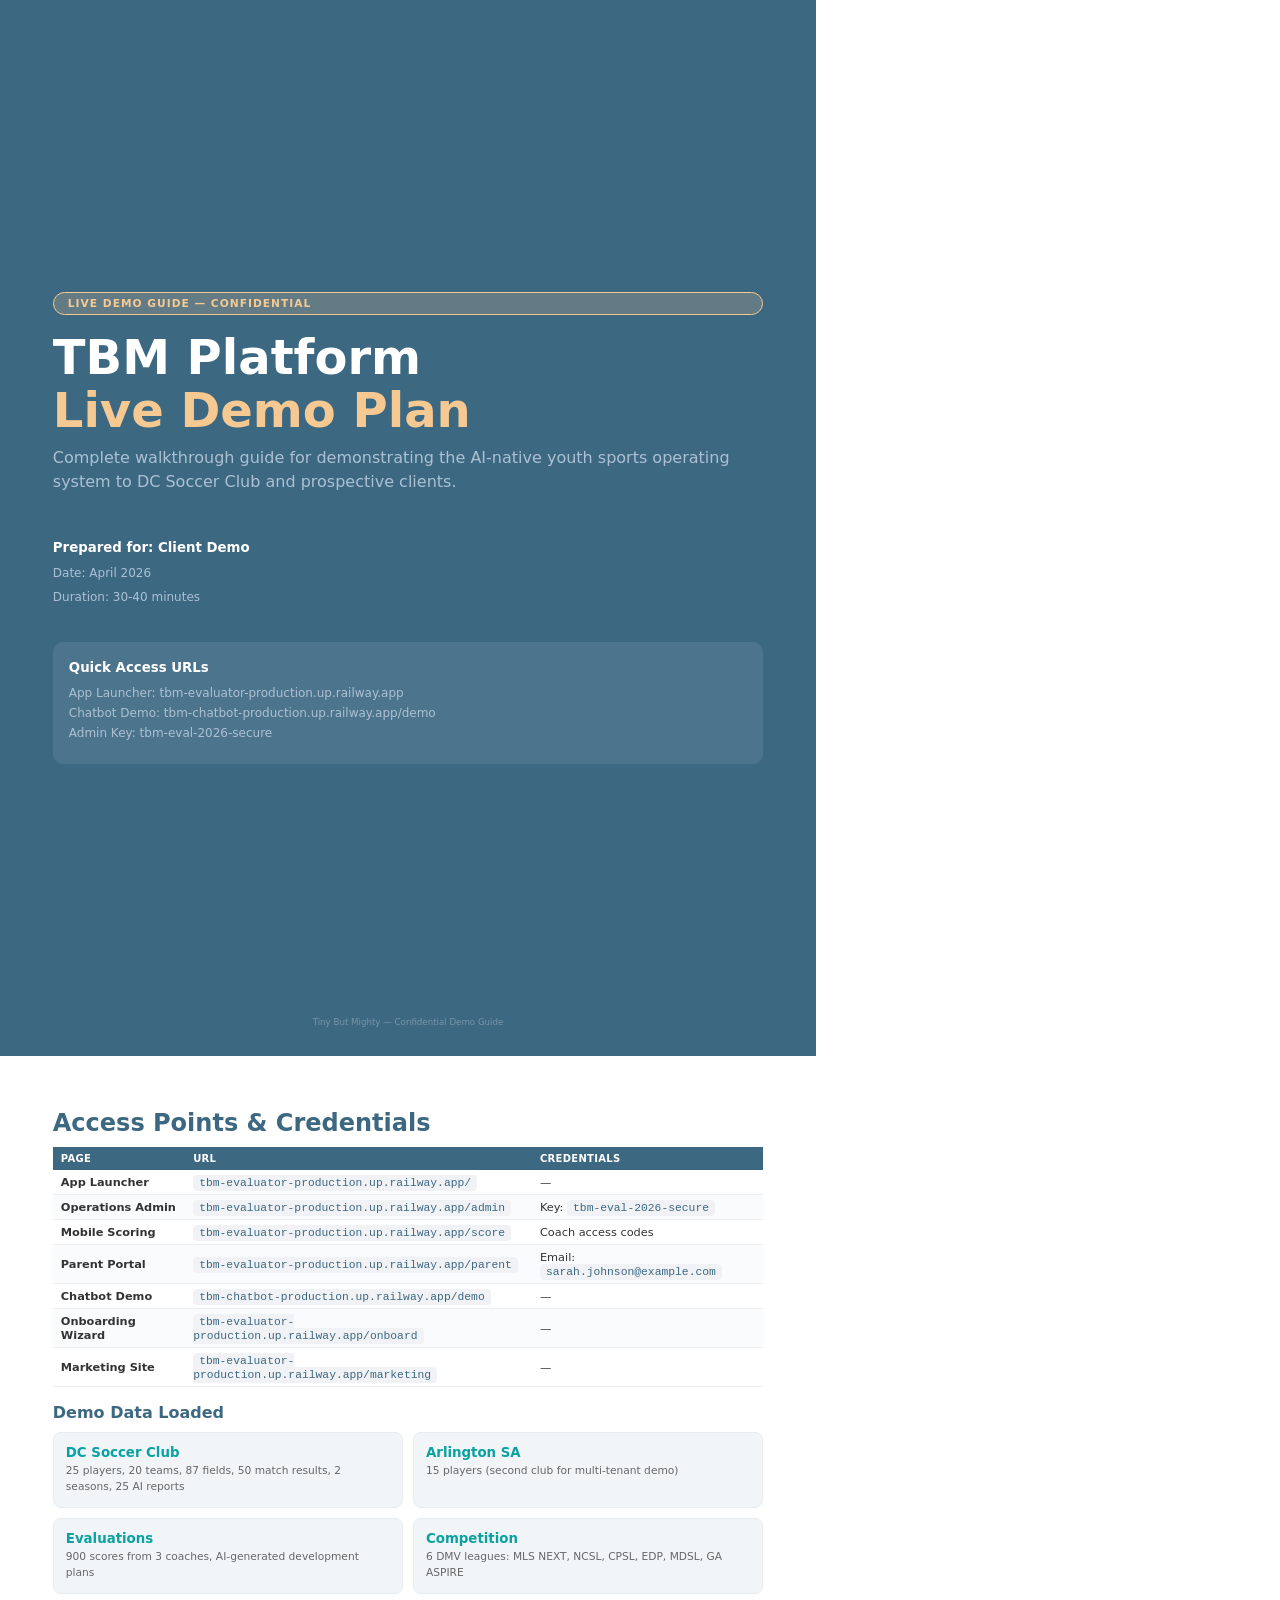
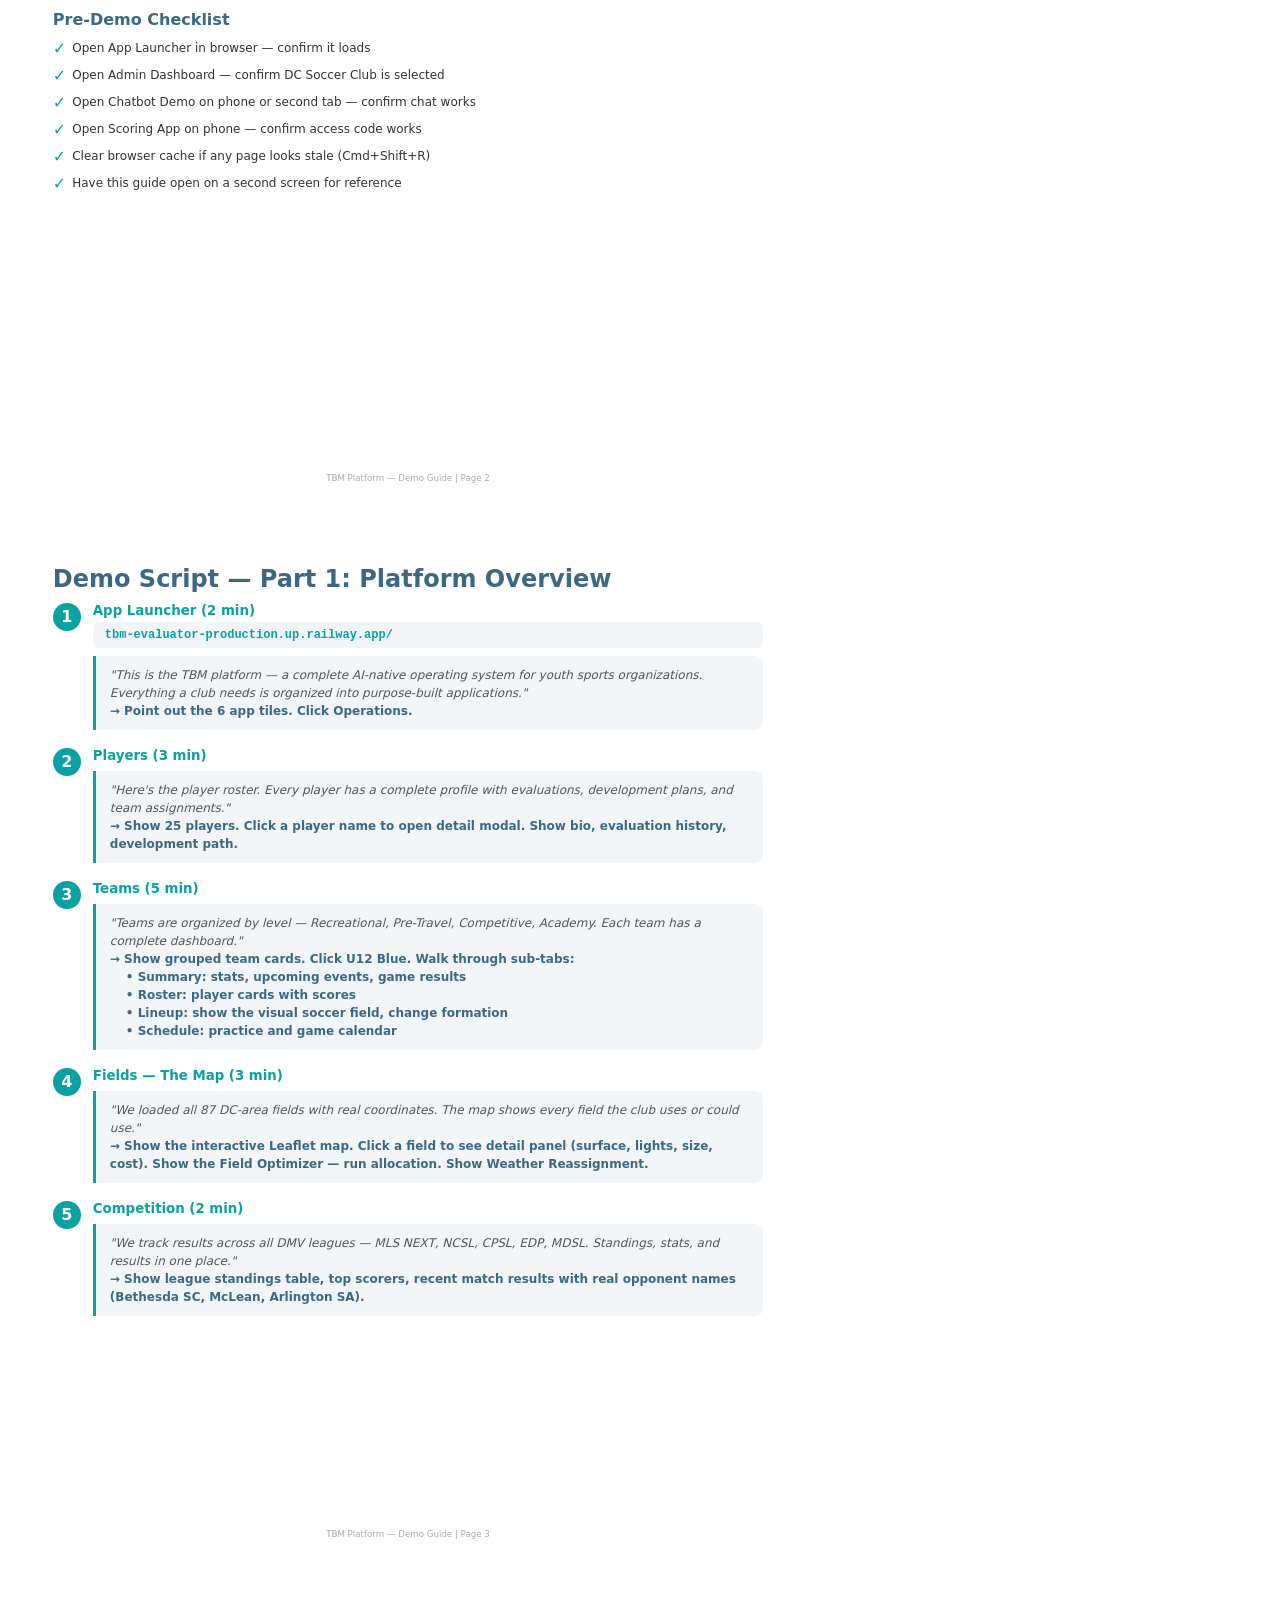
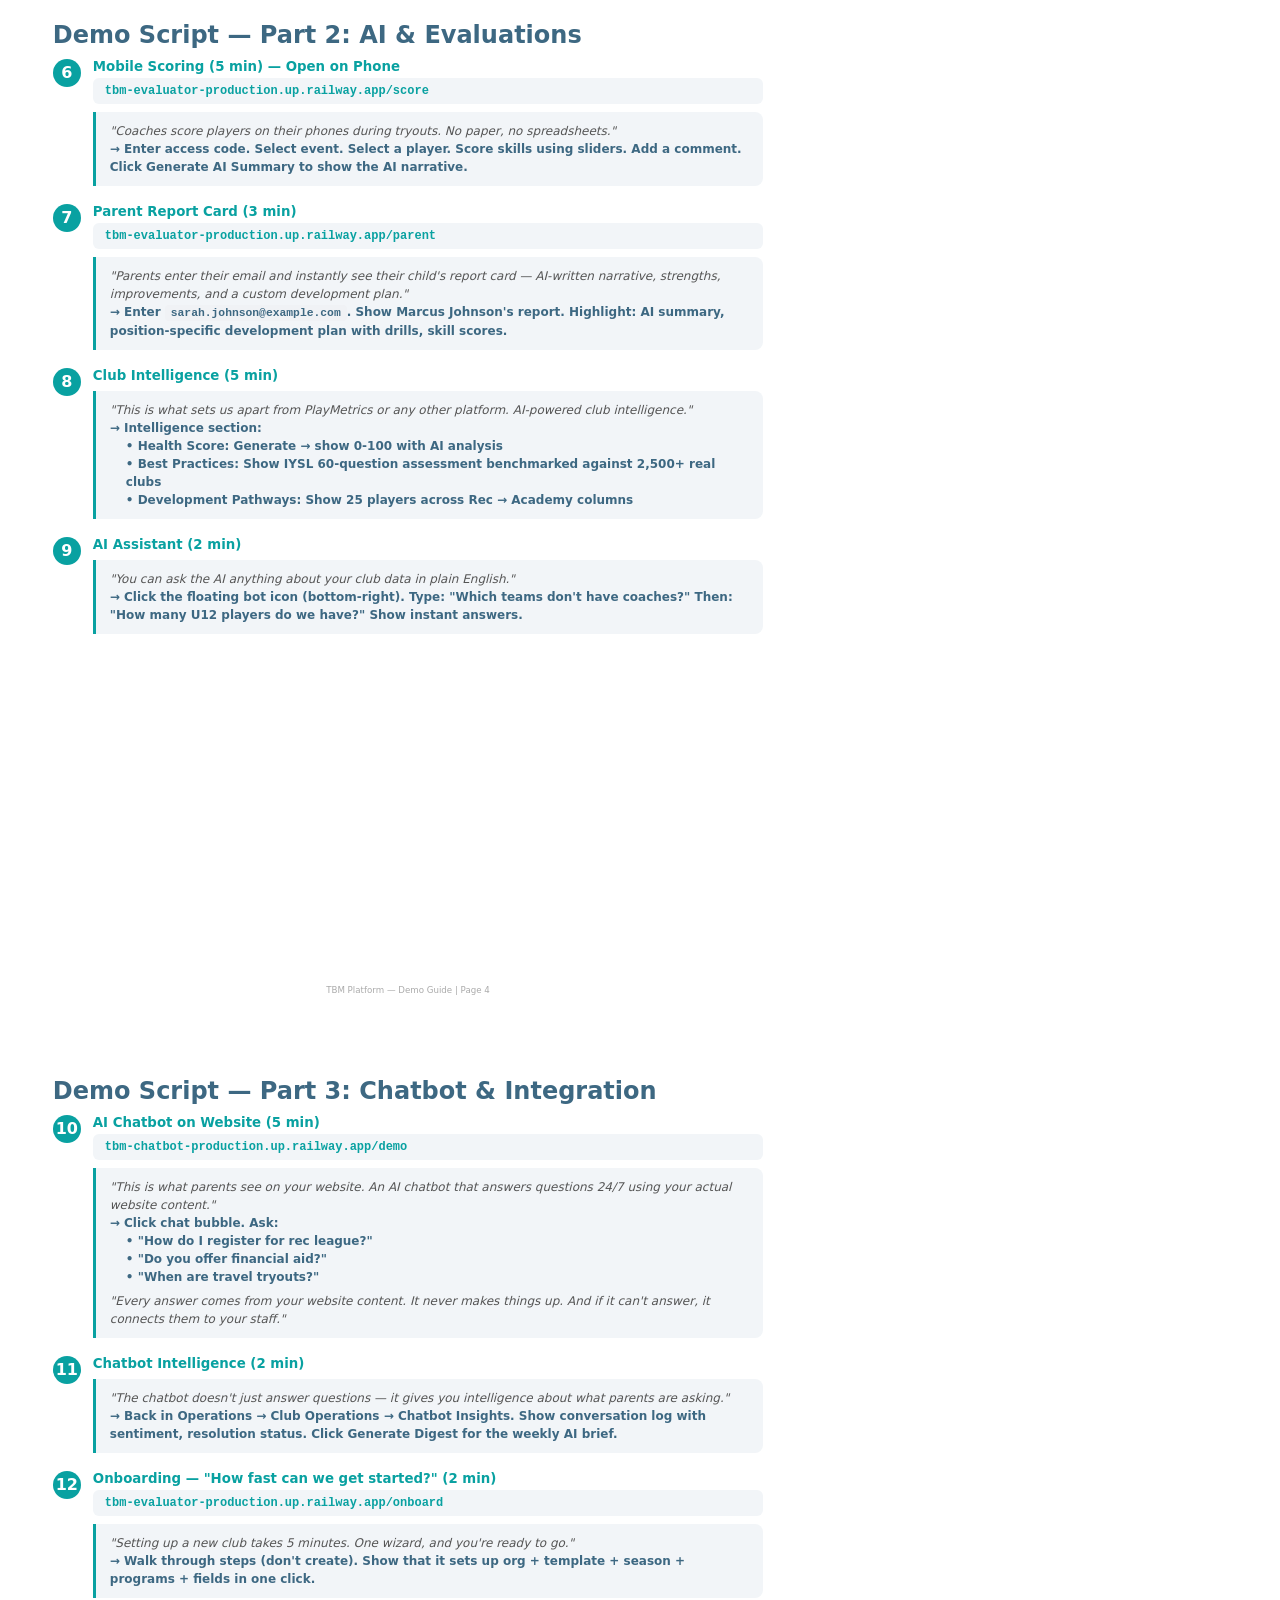
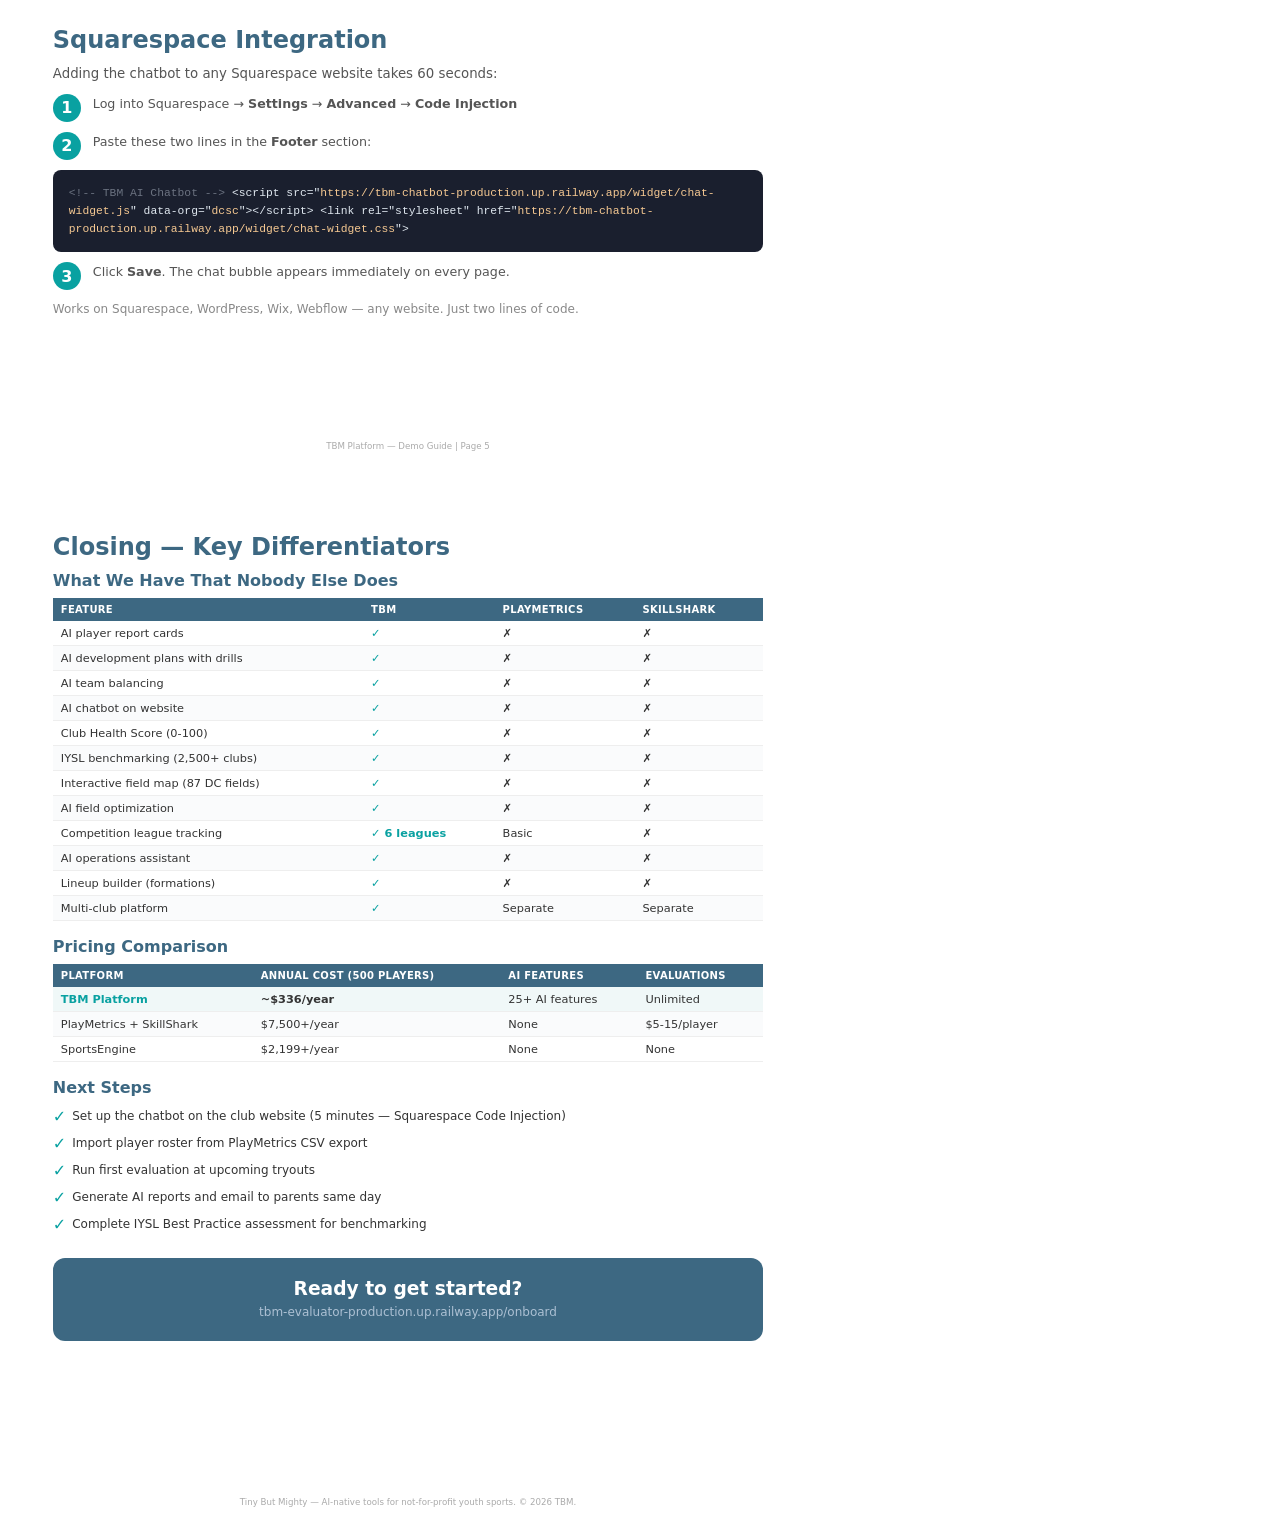
<file: docs/demo-guide.html>
<!DOCTYPE html>
<html lang="en">
<head>
<meta charset="UTF-8">
<title>TBM Platform — Live Demo Guide</title>
<style>
  @page { size: letter; margin: 0; }
  @import url('https://fonts.googleapis.com/css2?family=Inter:wght@300;400;500;600;700;800;900&display=swap');
  *{margin:0;padding:0;box-sizing:border-box}
  body{font-family:'Inter',system-ui,sans-serif;color:#333;-webkit-print-color-adjust:exact;print-color-adjust:exact}
  :root{--teal:#09A1A1;--steel:#5484A4;--coral:#FA6E82;--gold:#F6C992;--blue-gray:#ACC0D3;--dark:#3d6882;--light:#f2f5f8}
  .page{width:8.5in;min-height:11in;padding:0.55in;page-break-after:always;position:relative;overflow:hidden}
  .page:last-child{page-break-after:auto}
  h1{font-size:32pt;font-weight:900;color:var(--dark);line-height:1.1}
  h2{font-size:18pt;font-weight:800;color:var(--dark);margin-bottom:10px}
  h3{font-size:12pt;font-weight:700;color:var(--dark);margin-bottom:6px}
  h4{font-size:10pt;font-weight:700;color:var(--teal);margin-bottom:4px}
  p{font-size:9.5pt;line-height:1.5;color:#555;margin-bottom:6px}
  code{background:#f0f2f5;padding:2px 6px;border-radius:4px;font-size:8.5pt;font-family:'SF Mono',monospace;color:var(--dark)}
  .footer{position:absolute;bottom:0.3in;left:0.55in;right:0.55in;text-align:center;font-size:6.5pt;color:#aaa}
  .cover{background:var(--dark);color:#fff;display:flex;flex-direction:column;justify-content:center}
  .cover h1{color:#fff;font-size:36pt;margin-bottom:10px}
  .cover h1 span{color:var(--gold)}
  .cover .sub{font-size:12pt;color:var(--blue-gray);margin-bottom:24px;line-height:1.5}
  .badge{display:inline-block;background:rgba(246,201,146,0.2);border:1px solid var(--gold);border-radius:14px;padding:4px 14px;font-size:8pt;color:var(--gold);font-weight:600;letter-spacing:1px;text-transform:uppercase}
  
  /* Tables */
  table{width:100%;border-collapse:collapse;font-size:8.5pt;margin:8px 0}
  th{background:var(--dark);color:#fff;padding:6px 8px;text-align:left;font-size:7.5pt;text-transform:uppercase;letter-spacing:0.3px}
  td{padding:5px 8px;border-bottom:1px solid #eee}
  tr:nth-child(even){background:#fafbfc}
  
  /* Steps */
  .step{display:flex;gap:12px;margin:10px 0;align-items:flex-start}
  .step-num{width:28px;height:28px;background:var(--teal);color:#fff;border-radius:50%;display:flex;align-items:center;justify-content:center;font-weight:800;font-size:12pt;flex-shrink:0}
  .step-content{flex:1}
  .step-content h4{margin-bottom:2px}
  .step-content p{margin-bottom:0}
  
  /* Code block */
  .code-block{background:#1a1f2e;color:#e0e8f0;padding:14px 16px;border-radius:8px;font-family:'SF Mono',monospace;font-size:8.5pt;line-height:1.6;margin:8px 0;overflow-x:auto}
  .code-block .comment{color:#6b7280}
  .code-block .highlight{color:var(--gold)}
  
  /* Cards */
  .card-grid{display:grid;grid-template-columns:1fr 1fr;gap:10px;margin:10px 0}
  .card{padding:12px;border-radius:8px;border:1px solid #e8ecf0;background:var(--light)}
  .card h4{margin-bottom:3px}
  .card p{font-size:8pt;margin:0;color:#666}
  
  /* URL highlight */
  .url{background:var(--light);padding:6px 12px;border-radius:6px;font-family:'SF Mono',monospace;font-size:9pt;color:var(--teal);font-weight:600;display:block;margin:4px 0}
  
  /* Checklist */
  .check{list-style:none;padding:0}
  .check li{padding:4px 0;font-size:9pt;display:flex;align-items:center;gap:6px}
  .check li::before{content:"✓";color:var(--teal);font-weight:700;font-size:12pt}
  
  /* Script item */
  .script{background:var(--light);border-left:3px solid var(--teal);padding:10px 14px;border-radius:0 8px 8px 0;margin:8px 0}
  .script .say{font-style:italic;color:#555;font-size:9pt}
  .script .do{font-weight:600;color:var(--dark);font-size:9pt}
</style>
</head>
<body>

<!-- PAGE 1: COVER -->
<div class="page cover">
  <div class="badge">LIVE DEMO GUIDE — CONFIDENTIAL</div>
  <div style="height:16px"></div>
  <h1>TBM Platform<br><span>Live Demo Plan</span></h1>
  <p class="sub">Complete walkthrough guide for demonstrating the AI-native youth sports operating system to DC Soccer Club and prospective clients.</p>
  <div style="margin-top:20px;">
    <p style="color:#fff;font-size:10pt;font-weight:600;">Prepared for: Client Demo</p>
    <p style="color:var(--blue-gray);font-size:9pt;">Date: April 2026</p>
    <p style="color:var(--blue-gray);font-size:9pt;">Duration: 30-40 minutes</p>
  </div>
  <div style="margin-top:30px;padding:16px;background:rgba(255,255,255,0.08);border-radius:10px;">
    <p style="color:#fff;font-size:10pt;font-weight:700;margin-bottom:6px;">Quick Access URLs</p>
    <p style="color:var(--blue-gray);font-size:9pt;margin-bottom:2px;">App Launcher: tbm-evaluator-production.up.railway.app</p>
    <p style="color:var(--blue-gray);font-size:9pt;margin-bottom:2px;">Chatbot Demo: tbm-chatbot-production.up.railway.app/demo</p>
    <p style="color:var(--blue-gray);font-size:9pt;">Admin Key: tbm-eval-2026-secure</p>
  </div>
  <div class="footer" style="color:rgba(255,255,255,0.3)">Tiny But Mighty — Confidential Demo Guide</div>
</div>

<!-- PAGE 2: URLS & CREDENTIALS -->
<div class="page">
  <h2>Access Points & Credentials</h2>
  
  <table>
    <thead><tr><th>Page</th><th>URL</th><th>Credentials</th></tr></thead>
    <tbody>
      <tr><td><strong>App Launcher</strong></td><td><code>tbm-evaluator-production.up.railway.app/</code></td><td>—</td></tr>
      <tr><td><strong>Operations Admin</strong></td><td><code>tbm-evaluator-production.up.railway.app/admin</code></td><td>Key: <code>tbm-eval-2026-secure</code></td></tr>
      <tr><td><strong>Mobile Scoring</strong></td><td><code>tbm-evaluator-production.up.railway.app/score</code></td><td>Coach access codes</td></tr>
      <tr><td><strong>Parent Portal</strong></td><td><code>tbm-evaluator-production.up.railway.app/parent</code></td><td>Email: <code>sarah.johnson@example.com</code></td></tr>
      <tr><td><strong>Chatbot Demo</strong></td><td><code>tbm-chatbot-production.up.railway.app/demo</code></td><td>—</td></tr>
      <tr><td><strong>Onboarding Wizard</strong></td><td><code>tbm-evaluator-production.up.railway.app/onboard</code></td><td>—</td></tr>
      <tr><td><strong>Marketing Site</strong></td><td><code>tbm-evaluator-production.up.railway.app/marketing</code></td><td>—</td></tr>
    </tbody>
  </table>
  
  <h3 style="margin-top:16px;">Demo Data Loaded</h3>
  <div class="card-grid">
    <div class="card"><h4>DC Soccer Club</h4><p>25 players, 20 teams, 87 fields, 50 match results, 2 seasons, 25 AI reports</p></div>
    <div class="card"><h4>Arlington SA</h4><p>15 players (second club for multi-tenant demo)</p></div>
    <div class="card"><h4>Evaluations</h4><p>900 scores from 3 coaches, AI-generated development plans</p></div>
    <div class="card"><h4>Competition</h4><p>6 DMV leagues: MLS NEXT, NCSL, CPSL, EDP, MDSL, GA ASPIRE</p></div>
  </div>

  <h3 style="margin-top:16px;">Pre-Demo Checklist</h3>
  <ul class="check">
    <li>Open App Launcher in browser — confirm it loads</li>
    <li>Open Admin Dashboard — confirm DC Soccer Club is selected</li>
    <li>Open Chatbot Demo on phone or second tab — confirm chat works</li>
    <li>Open Scoring App on phone — confirm access code works</li>
    <li>Clear browser cache if any page looks stale (Cmd+Shift+R)</li>
    <li>Have this guide open on a second screen for reference</li>
  </ul>
  <div class="footer">TBM Platform — Demo Guide | Page 2</div>
</div>

<!-- PAGE 3: DEMO SCRIPT PART 1 -->
<div class="page">
  <h2>Demo Script — Part 1: Platform Overview</h2>
  
  <div class="step">
    <div class="step-num">1</div>
    <div class="step-content">
      <h4>App Launcher (2 min)</h4>
      <div class="url">tbm-evaluator-production.up.railway.app/</div>
      <div class="script">
        <p class="say">"This is the TBM platform — a complete AI-native operating system for youth sports organizations. Everything a club needs is organized into purpose-built applications."</p>
        <p class="do">→ Point out the 6 app tiles. Click <strong>Operations</strong>.</p>
      </div>
    </div>
  </div>
  
  <div class="step">
    <div class="step-num">2</div>
    <div class="step-content">
      <h4>Players (3 min)</h4>
      <div class="script">
        <p class="say">"Here's the player roster. Every player has a complete profile with evaluations, development plans, and team assignments."</p>
        <p class="do">→ Show 25 players. Click a player name to open detail modal. Show bio, evaluation history, development path.</p>
      </div>
    </div>
  </div>

  <div class="step">
    <div class="step-num">3</div>
    <div class="step-content">
      <h4>Teams (5 min)</h4>
      <div class="script">
        <p class="say">"Teams are organized by level — Recreational, Pre-Travel, Competitive, Academy. Each team has a complete dashboard."</p>
        <p class="do">→ Show grouped team cards. Click <strong>U12 Blue</strong>. Walk through sub-tabs:</p>
        <p class="do" style="padding-left:16px;">• Summary: stats, upcoming events, game results</p>
        <p class="do" style="padding-left:16px;">• Roster: player cards with scores</p>
        <p class="do" style="padding-left:16px;">• Lineup: show the visual soccer field, change formation</p>
        <p class="do" style="padding-left:16px;">• Schedule: practice and game calendar</p>
      </div>
    </div>
  </div>

  <div class="step">
    <div class="step-num">4</div>
    <div class="step-content">
      <h4>Fields — The Map (3 min)</h4>
      <div class="script">
        <p class="say">"We loaded all 87 DC-area fields with real coordinates. The map shows every field the club uses or could use."</p>
        <p class="do">→ Show the interactive Leaflet map. Click a field to see detail panel (surface, lights, size, cost). Show the <strong>Field Optimizer</strong> — run allocation. Show <strong>Weather Reassignment</strong>.</p>
      </div>
    </div>
  </div>

  <div class="step">
    <div class="step-num">5</div>
    <div class="step-content">
      <h4>Competition (2 min)</h4>
      <div class="script">
        <p class="say">"We track results across all DMV leagues — MLS NEXT, NCSL, CPSL, EDP, MDSL. Standings, stats, and results in one place."</p>
        <p class="do">→ Show league standings table, top scorers, recent match results with real opponent names (Bethesda SC, McLean, Arlington SA).</p>
      </div>
    </div>
  </div>
  <div class="footer">TBM Platform — Demo Guide | Page 3</div>
</div>

<!-- PAGE 4: DEMO SCRIPT PART 2 -->
<div class="page">
  <h2>Demo Script — Part 2: AI & Evaluations</h2>

  <div class="step">
    <div class="step-num">6</div>
    <div class="step-content">
      <h4>Mobile Scoring (5 min) — Open on Phone</h4>
      <div class="url">tbm-evaluator-production.up.railway.app/score</div>
      <div class="script">
        <p class="say">"Coaches score players on their phones during tryouts. No paper, no spreadsheets."</p>
        <p class="do">→ Enter access code. Select event. Select a player. Score skills using sliders. Add a comment. Click <strong>Generate AI Summary</strong> to show the AI narrative.</p>
      </div>
    </div>
  </div>

  <div class="step">
    <div class="step-num">7</div>
    <div class="step-content">
      <h4>Parent Report Card (3 min)</h4>
      <div class="url">tbm-evaluator-production.up.railway.app/parent</div>
      <div class="script">
        <p class="say">"Parents enter their email and instantly see their child's report card — AI-written narrative, strengths, improvements, and a custom development plan."</p>
        <p class="do">→ Enter <code>sarah.johnson@example.com</code>. Show Marcus Johnson's report. Highlight: AI summary, position-specific development plan with drills, skill scores.</p>
      </div>
    </div>
  </div>

  <div class="step">
    <div class="step-num">8</div>
    <div class="step-content">
      <h4>Club Intelligence (5 min)</h4>
      <div class="script">
        <p class="say">"This is what sets us apart from PlayMetrics or any other platform. AI-powered club intelligence."</p>
        <p class="do">→ Intelligence section:</p>
        <p class="do" style="padding-left:16px;">• <strong>Health Score</strong>: Generate → show 0-100 with AI analysis</p>
        <p class="do" style="padding-left:16px;">• <strong>Best Practices</strong>: Show IYSL 60-question assessment benchmarked against 2,500+ real clubs</p>
        <p class="do" style="padding-left:16px;">• <strong>Development Pathways</strong>: Show 25 players across Rec → Academy columns</p>
      </div>
    </div>
  </div>

  <div class="step">
    <div class="step-num">9</div>
    <div class="step-content">
      <h4>AI Assistant (2 min)</h4>
      <div class="script">
        <p class="say">"You can ask the AI anything about your club data in plain English."</p>
        <p class="do">→ Click the floating bot icon (bottom-right). Type: "Which teams don't have coaches?" Then: "How many U12 players do we have?" Show instant answers.</p>
      </div>
    </div>
  </div>
  <div class="footer">TBM Platform — Demo Guide | Page 4</div>
</div>

<!-- PAGE 5: DEMO SCRIPT PART 3 -->
<div class="page">
  <h2>Demo Script — Part 3: Chatbot & Integration</h2>

  <div class="step">
    <div class="step-num">10</div>
    <div class="step-content">
      <h4>AI Chatbot on Website (5 min)</h4>
      <div class="url">tbm-chatbot-production.up.railway.app/demo</div>
      <div class="script">
        <p class="say">"This is what parents see on your website. An AI chatbot that answers questions 24/7 using your actual website content."</p>
        <p class="do">→ Click chat bubble. Ask:</p>
        <p class="do" style="padding-left:16px;">• "How do I register for rec league?"</p>
        <p class="do" style="padding-left:16px;">• "Do you offer financial aid?"</p>
        <p class="do" style="padding-left:16px;">• "When are travel tryouts?"</p>
        <p class="say" style="margin-top:6px;">"Every answer comes from your website content. It never makes things up. And if it can't answer, it connects them to your staff."</p>
      </div>
    </div>
  </div>

  <div class="step">
    <div class="step-num">11</div>
    <div class="step-content">
      <h4>Chatbot Intelligence (2 min)</h4>
      <div class="script">
        <p class="say">"The chatbot doesn't just answer questions — it gives you intelligence about what parents are asking."</p>
        <p class="do">→ Back in Operations → Club Operations → <strong>Chatbot Insights</strong>. Show conversation log with sentiment, resolution status. Click <strong>Generate Digest</strong> for the weekly AI brief.</p>
      </div>
    </div>
  </div>

  <div class="step">
    <div class="step-num">12</div>
    <div class="step-content">
      <h4>Onboarding — "How fast can we get started?" (2 min)</h4>
      <div class="url">tbm-evaluator-production.up.railway.app/onboard</div>
      <div class="script">
        <p class="say">"Setting up a new club takes 5 minutes. One wizard, and you're ready to go."</p>
        <p class="do">→ Walk through steps (don't create). Show that it sets up org + template + season + programs + fields in one click.</p>
      </div>
    </div>
  </div>

  <h2 style="margin-top:20px;">Squarespace Integration</h2>
  <p style="font-size:10pt;margin-bottom:8px;">Adding the chatbot to any Squarespace website takes 60 seconds:</p>
  
  <div class="step">
    <div class="step-num">1</div>
    <div class="step-content"><p>Log into Squarespace → <strong>Settings</strong> → <strong>Advanced</strong> → <strong>Code Injection</strong></p></div>
  </div>
  <div class="step">
    <div class="step-num">2</div>
    <div class="step-content"><p>Paste these two lines in the <strong>Footer</strong> section:</p></div>
  </div>

  <div class="code-block">
<span class="comment">&lt;!-- TBM AI Chatbot --&gt;</span>
&lt;script src="<span class="highlight">https://tbm-chatbot-production.up.railway.app/widget/chat-widget.js</span>"
  data-org="<span class="highlight">dcsc</span>"&gt;&lt;/script&gt;
&lt;link rel="stylesheet"
  href="<span class="highlight">https://tbm-chatbot-production.up.railway.app/widget/chat-widget.css</span>"&gt;
  </div>

  <div class="step">
    <div class="step-num">3</div>
    <div class="step-content"><p>Click <strong>Save</strong>. The chat bubble appears immediately on every page.</p></div>
  </div>

  <p style="font-size:9pt;margin-top:8px;color:#888;">Works on Squarespace, WordPress, Wix, Webflow — any website. Just two lines of code.</p>
  <div class="footer">TBM Platform — Demo Guide | Page 5</div>
</div>

<!-- PAGE 6: CLOSING -->
<div class="page">
  <h2>Closing — Key Differentiators</h2>
  
  <h3>What We Have That Nobody Else Does</h3>
  <table>
    <thead><tr><th>Feature</th><th>TBM</th><th>PlayMetrics</th><th>SkillShark</th></tr></thead>
    <tbody>
      <tr><td>AI player report cards</td><td style="color:var(--teal);font-weight:700;">✓</td><td>✗</td><td>✗</td></tr>
      <tr><td>AI development plans with drills</td><td style="color:var(--teal);font-weight:700;">✓</td><td>✗</td><td>✗</td></tr>
      <tr><td>AI team balancing</td><td style="color:var(--teal);font-weight:700;">✓</td><td>✗</td><td>✗</td></tr>
      <tr><td>AI chatbot on website</td><td style="color:var(--teal);font-weight:700;">✓</td><td>✗</td><td>✗</td></tr>
      <tr><td>Club Health Score (0-100)</td><td style="color:var(--teal);font-weight:700;">✓</td><td>✗</td><td>✗</td></tr>
      <tr><td>IYSL benchmarking (2,500+ clubs)</td><td style="color:var(--teal);font-weight:700;">✓</td><td>✗</td><td>✗</td></tr>
      <tr><td>Interactive field map (87 DC fields)</td><td style="color:var(--teal);font-weight:700;">✓</td><td>✗</td><td>✗</td></tr>
      <tr><td>AI field optimization</td><td style="color:var(--teal);font-weight:700;">✓</td><td>✗</td><td>✗</td></tr>
      <tr><td>Competition league tracking</td><td style="color:var(--teal);font-weight:700;">✓ 6 leagues</td><td>Basic</td><td>✗</td></tr>
      <tr><td>AI operations assistant</td><td style="color:var(--teal);font-weight:700;">✓</td><td>✗</td><td>✗</td></tr>
      <tr><td>Lineup builder (formations)</td><td style="color:var(--teal);font-weight:700;">✓</td><td>✗</td><td>✗</td></tr>
      <tr><td>Multi-club platform</td><td style="color:var(--teal);font-weight:700;">✓</td><td>Separate</td><td>Separate</td></tr>
    </tbody>
  </table>

  <h3 style="margin-top:16px;">Pricing Comparison</h3>
  <table>
    <thead><tr><th>Platform</th><th>Annual Cost (500 players)</th><th>AI Features</th><th>Evaluations</th></tr></thead>
    <tbody>
      <tr style="background:#f0f8f8;"><td style="font-weight:700;color:var(--teal);">TBM Platform</td><td style="font-weight:700;">~$336/year</td><td>25+ AI features</td><td>Unlimited</td></tr>
      <tr><td>PlayMetrics + SkillShark</td><td>$7,500+/year</td><td>None</td><td>$5-15/player</td></tr>
      <tr><td>SportsEngine</td><td>$2,199+/year</td><td>None</td><td>None</td></tr>
    </tbody>
  </table>

  <h3 style="margin-top:16px;">Next Steps</h3>
  <ul class="check">
    <li>Set up the chatbot on the club website (5 minutes — Squarespace Code Injection)</li>
    <li>Import player roster from PlayMetrics CSV export</li>
    <li>Run first evaluation at upcoming tryouts</li>
    <li>Generate AI reports and email to parents same day</li>
    <li>Complete IYSL Best Practice assessment for benchmarking</li>
  </ul>

  <div style="margin-top:20px;padding:20px;background:var(--dark);border-radius:12px;text-align:center;color:#fff;">
    <h3 style="color:#fff;font-size:14pt;margin-bottom:4px;">Ready to get started?</h3>
    <p style="color:var(--blue-gray);font-size:9pt;margin-bottom:0;">tbm-evaluator-production.up.railway.app/onboard</p>
  </div>
  <div class="footer">Tiny But Mighty — AI-native tools for not-for-profit youth sports. © 2026 TBM.</div>
</div>

</body>
</html>
</file>
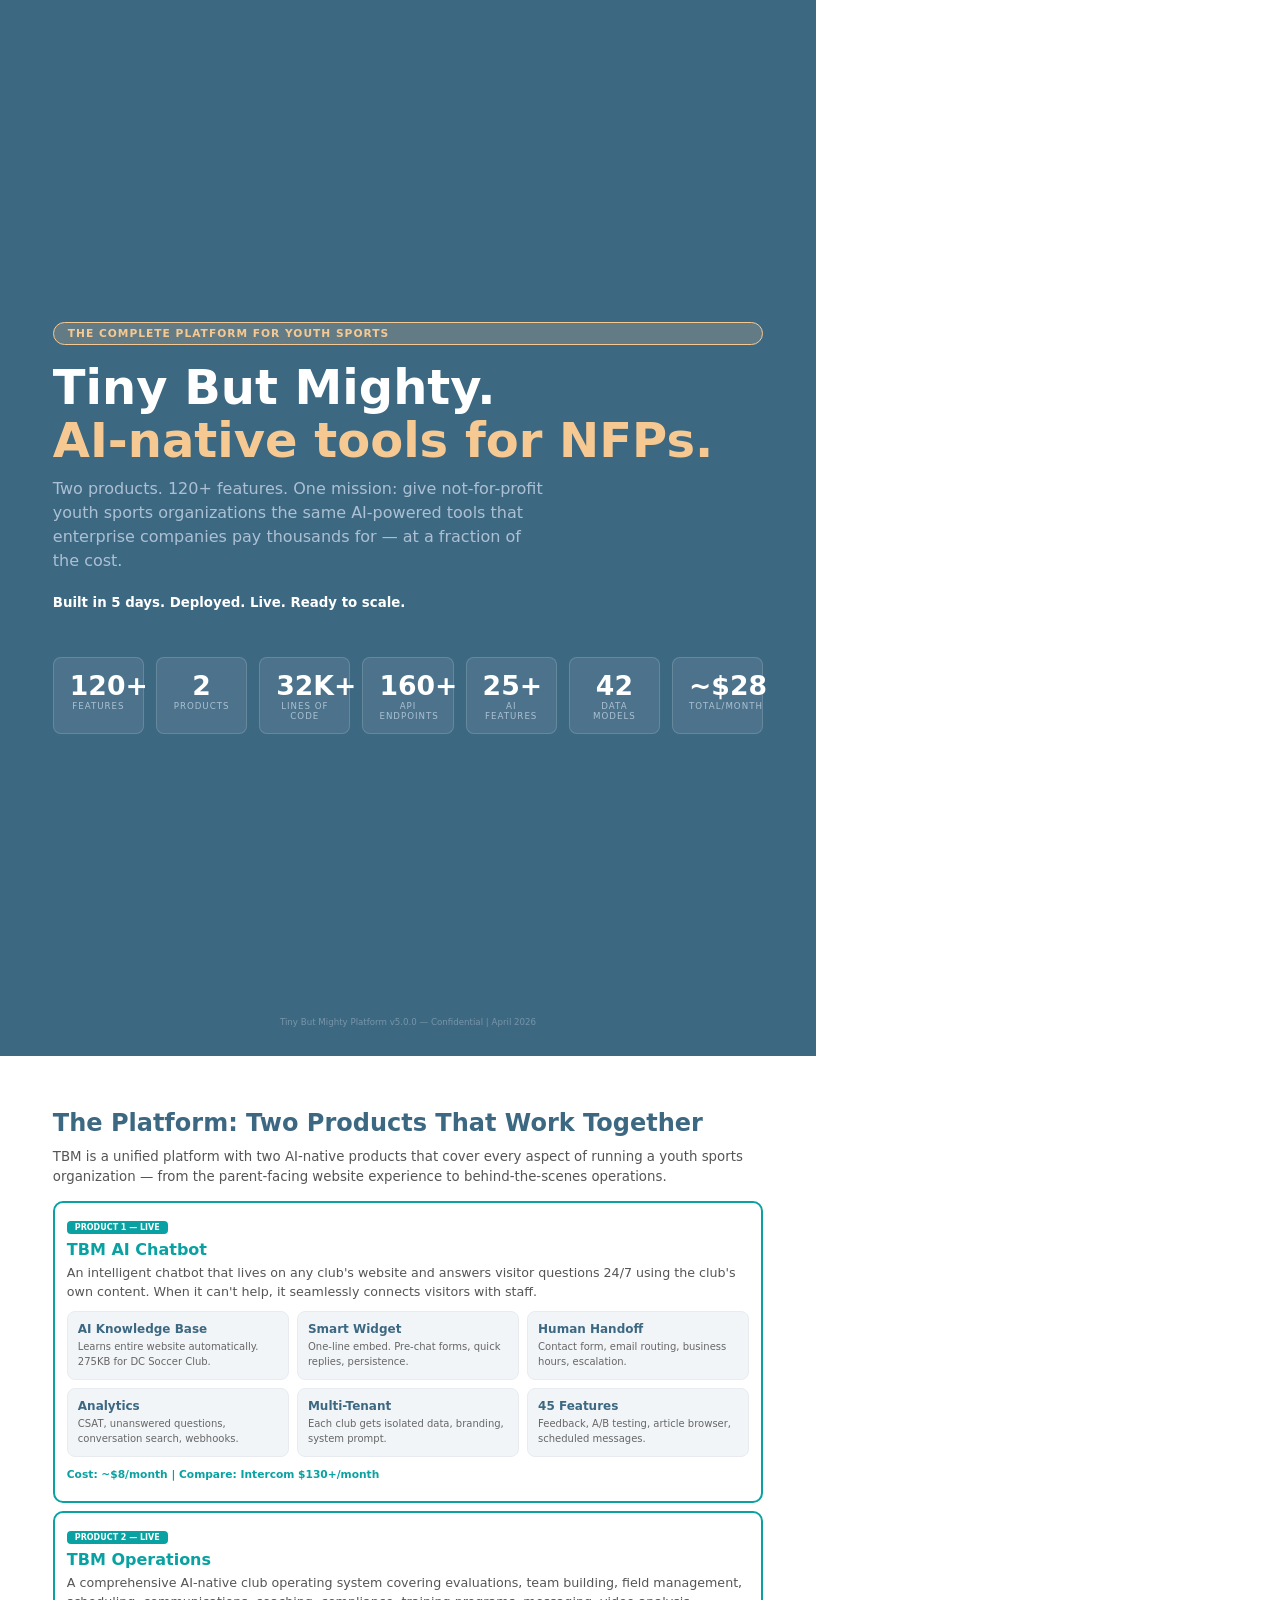
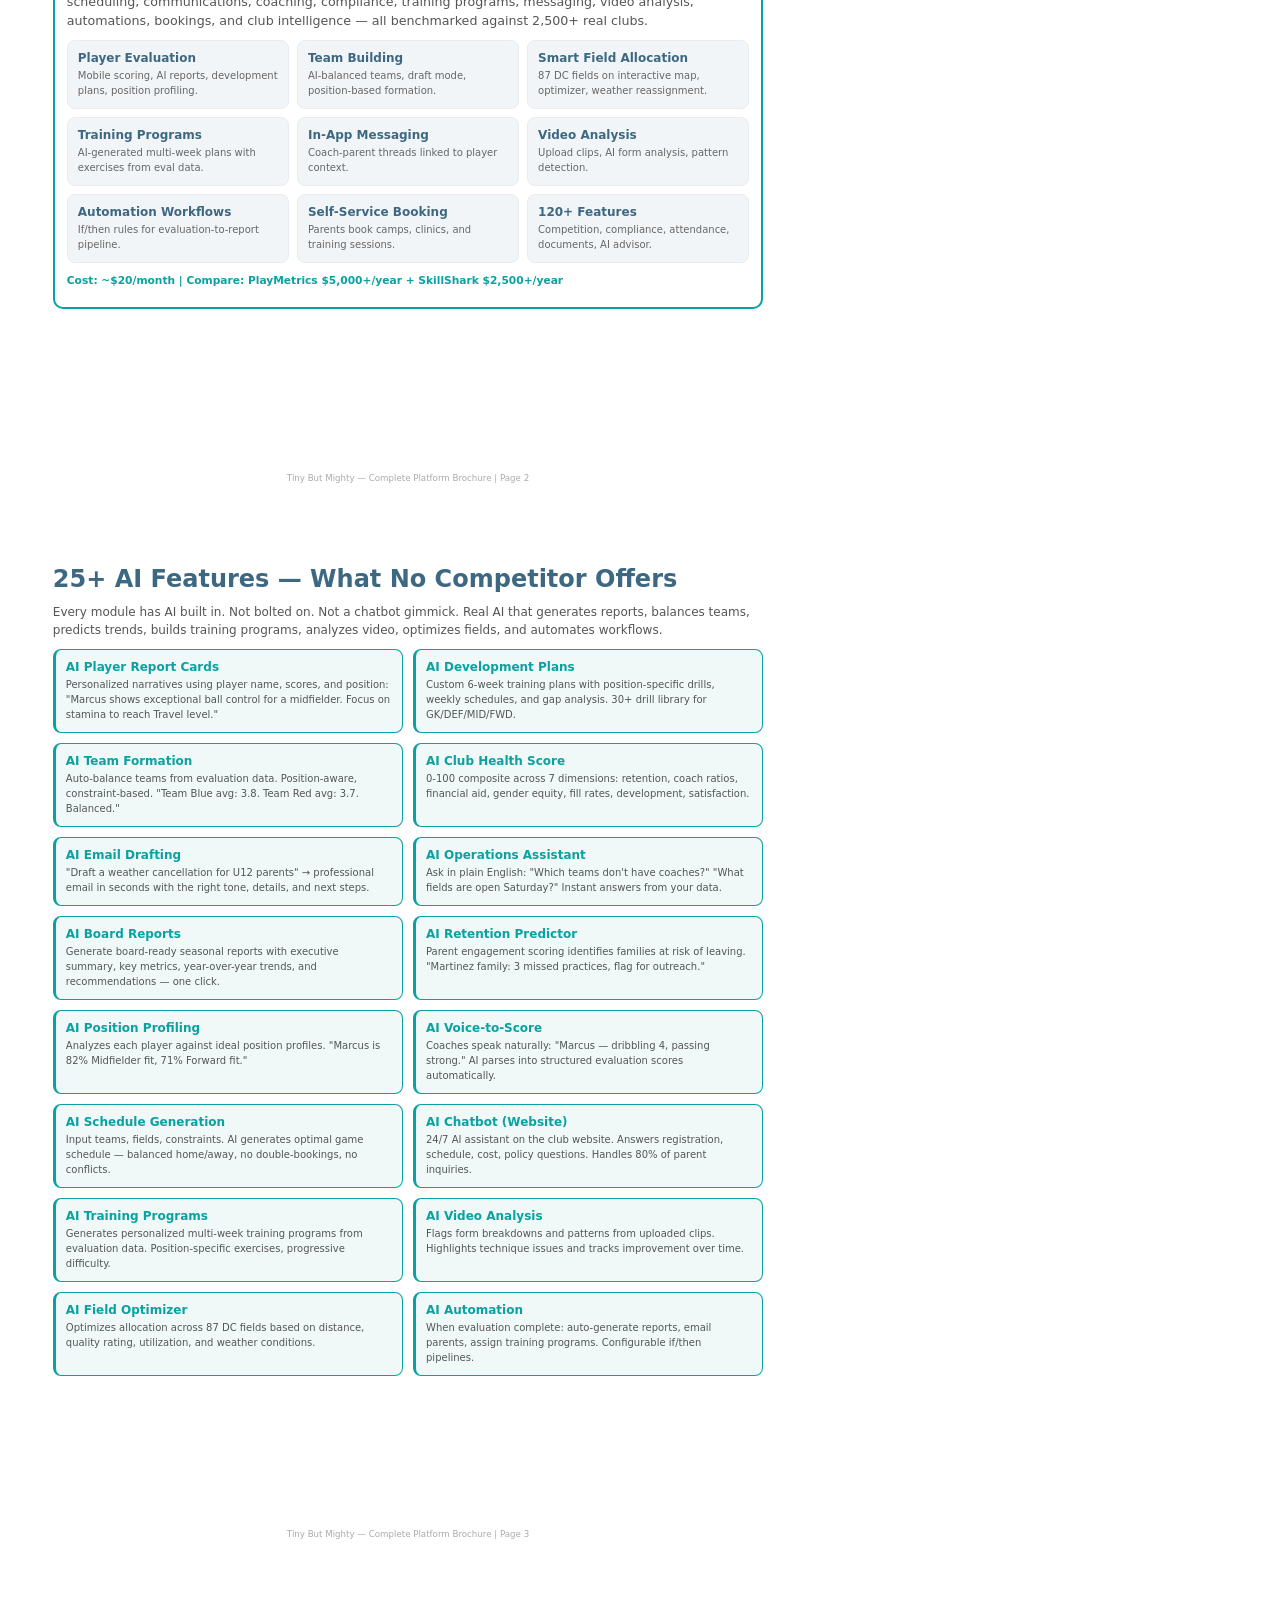
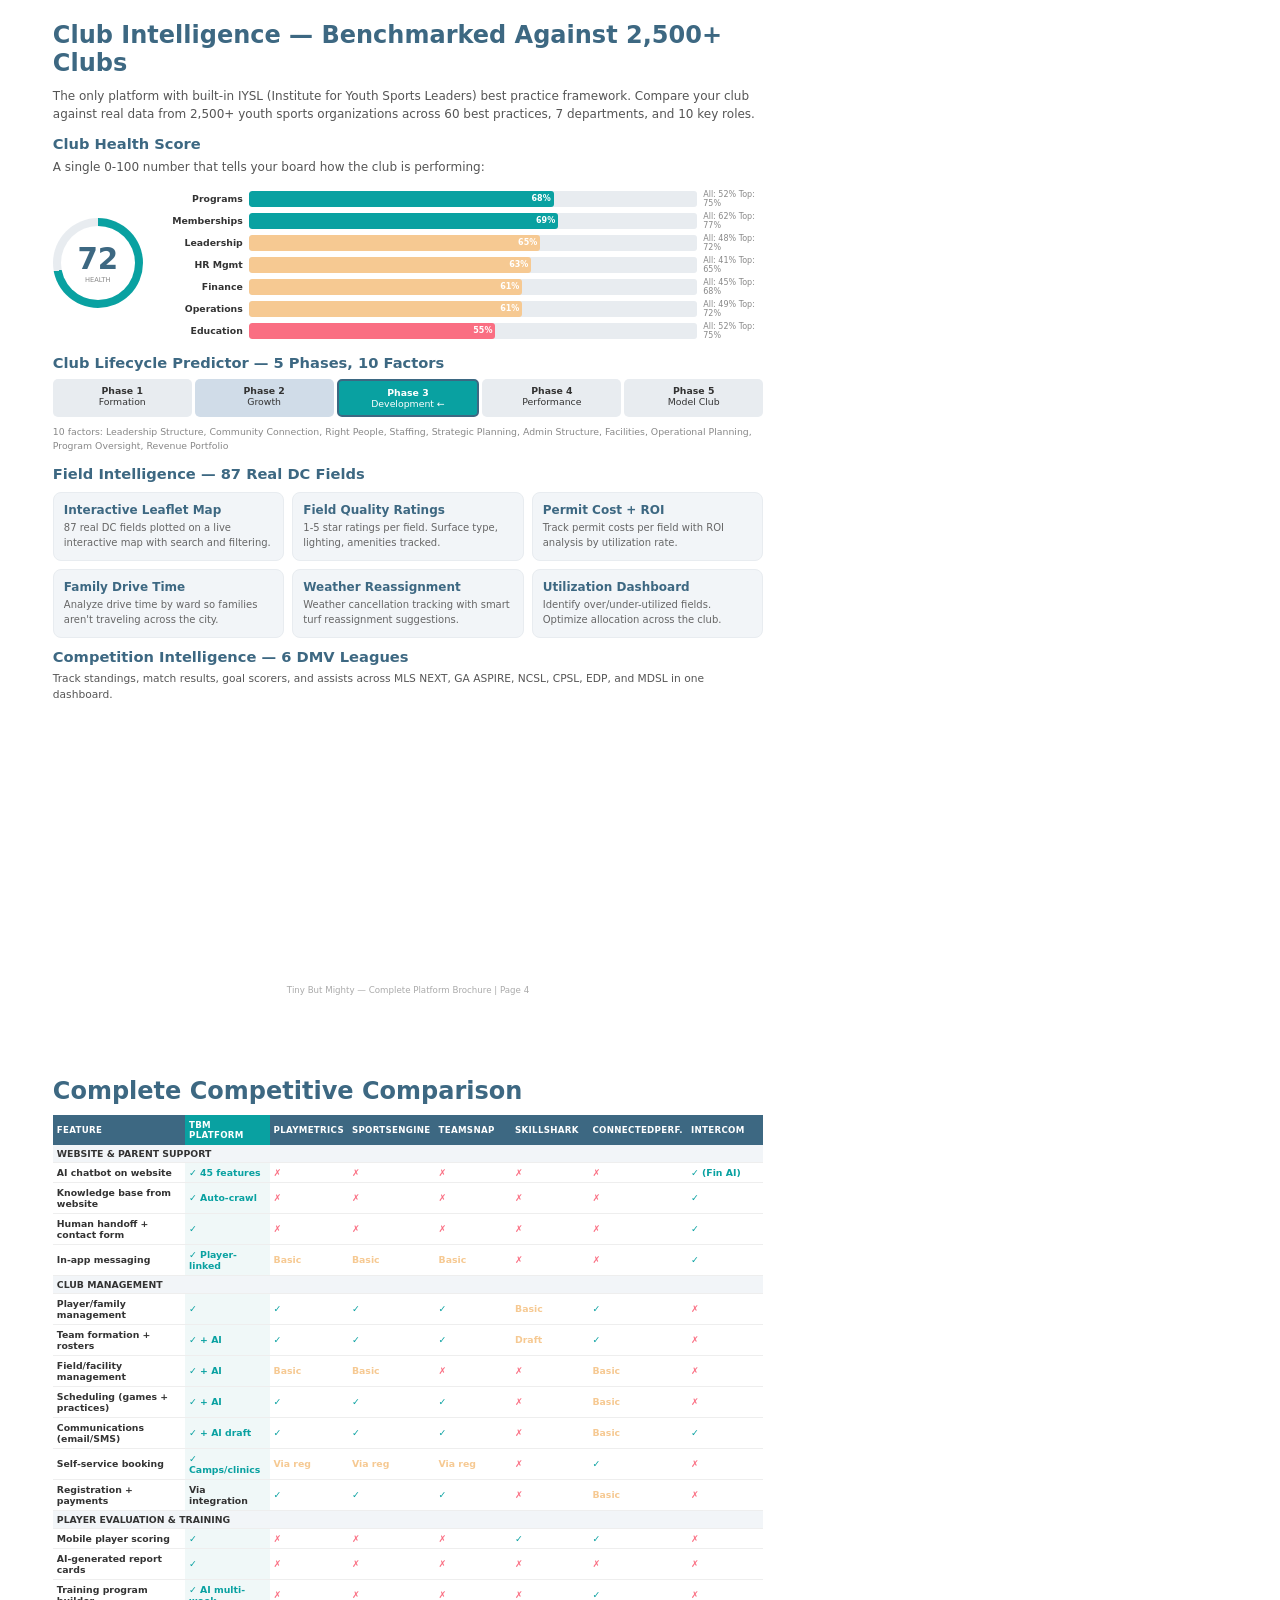
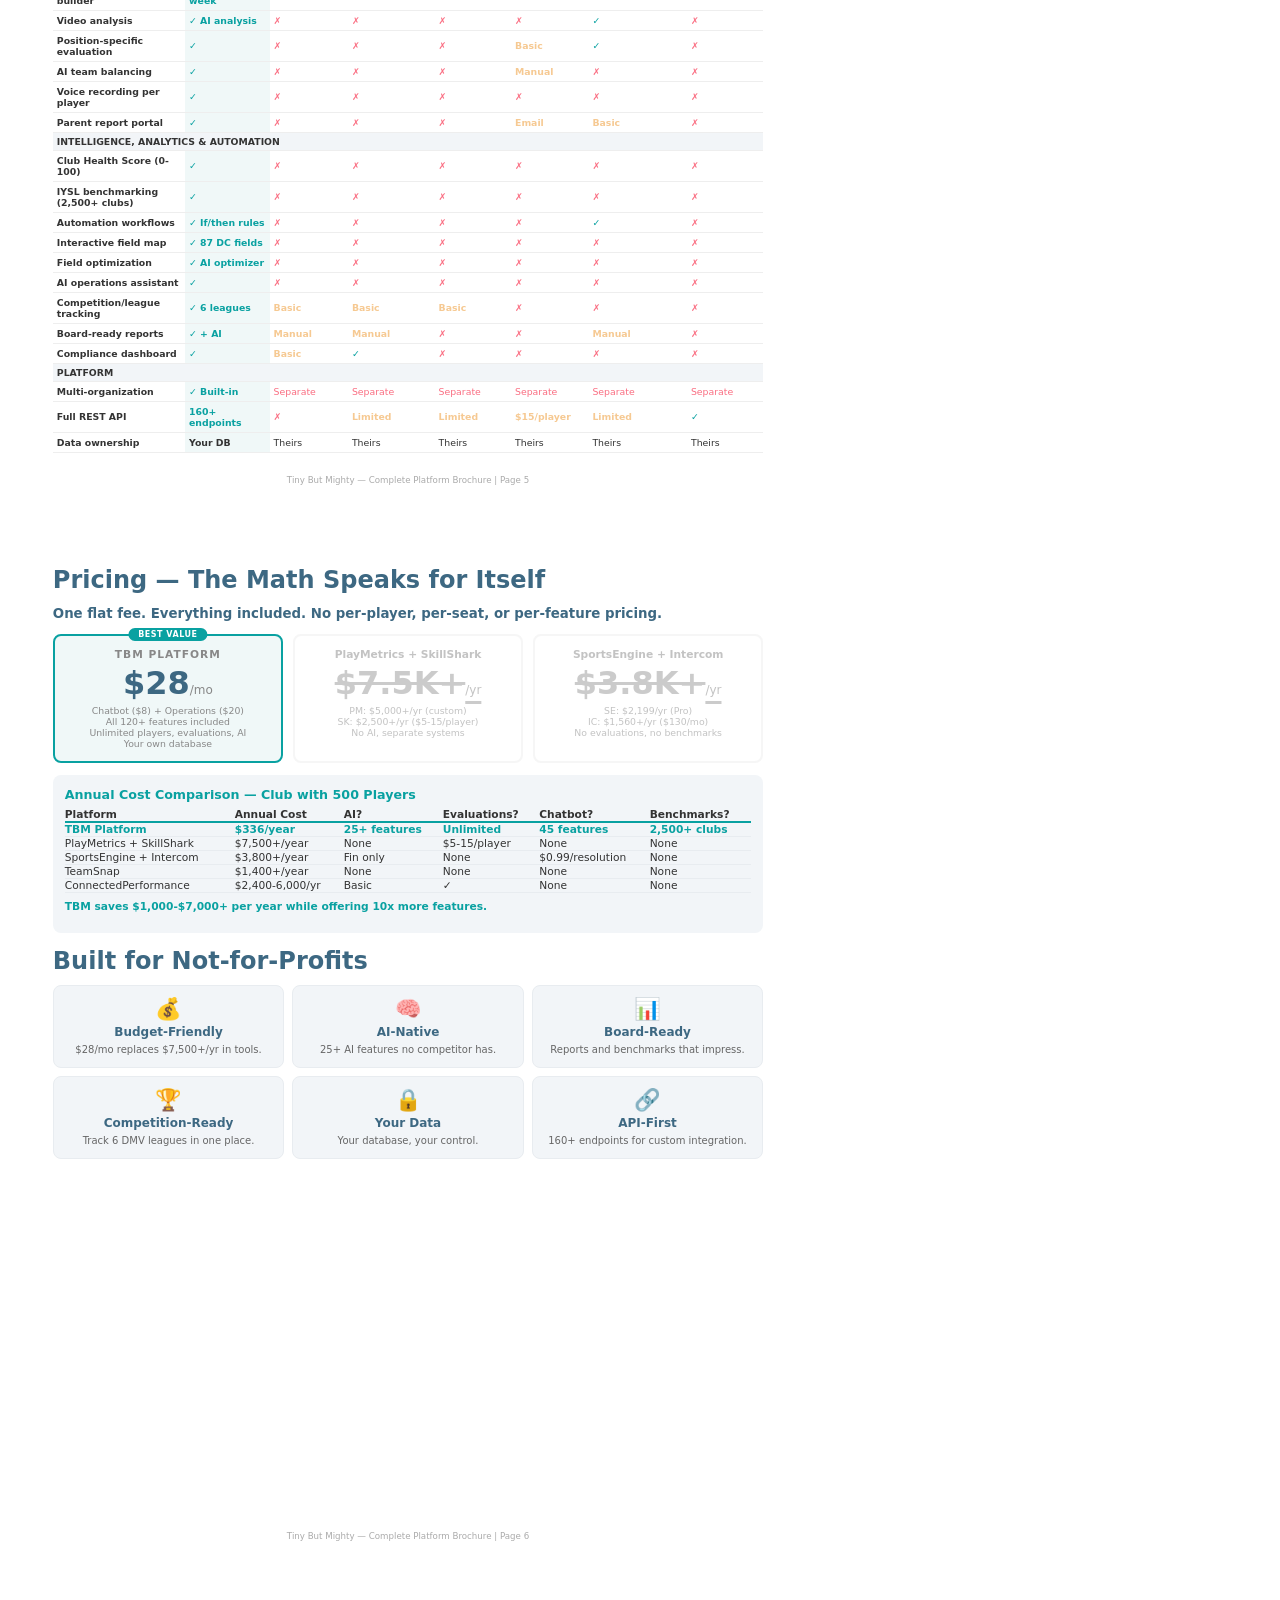
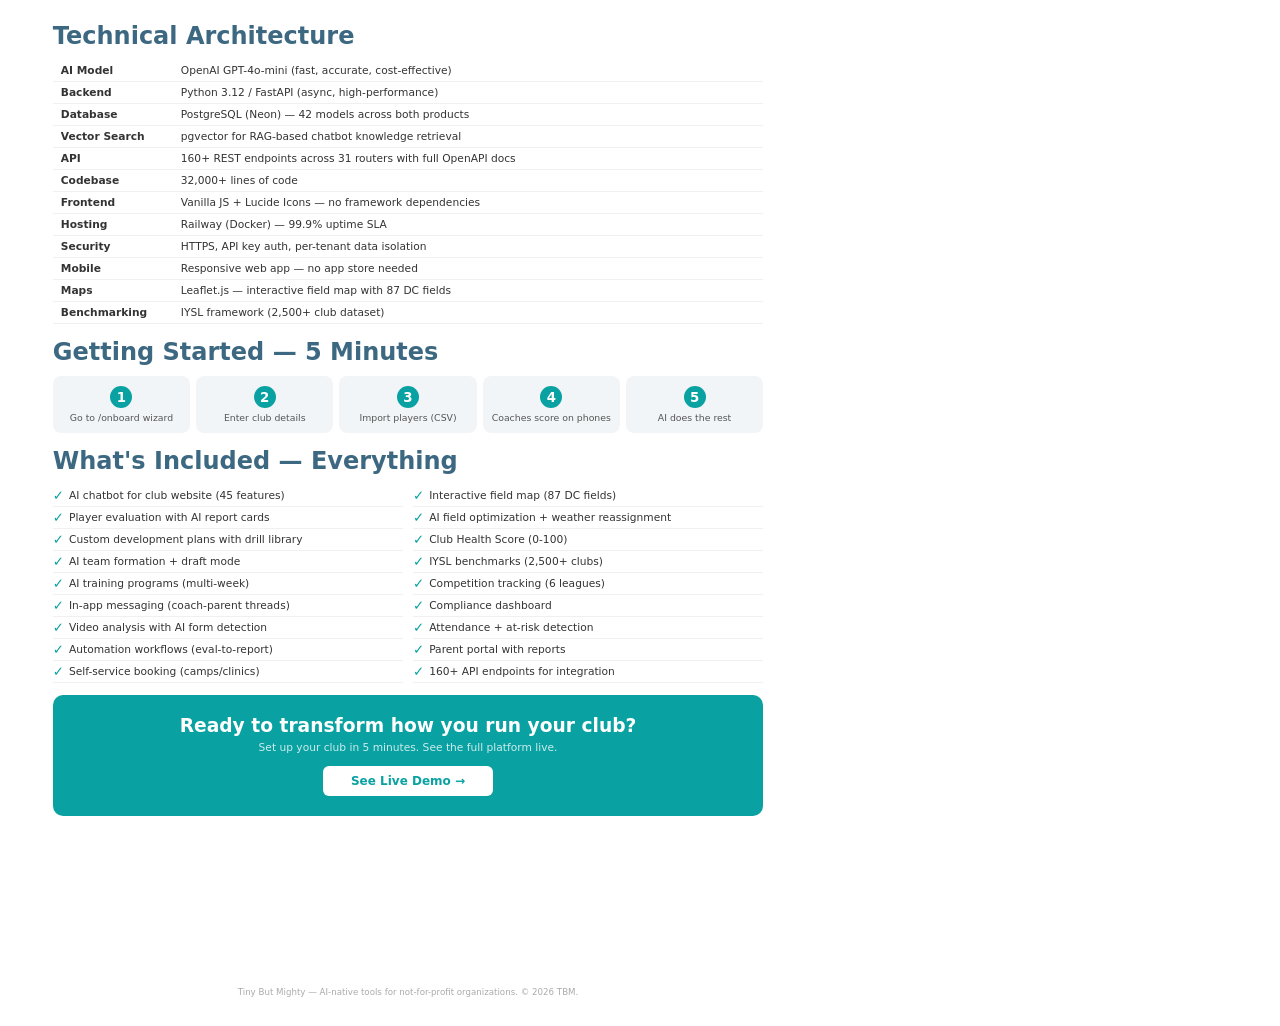
<file: docs/platform-brochure.html>
<!DOCTYPE html>
<html lang="en">
<head>
<meta charset="UTF-8">
<title>Tiny But Mighty — Complete Platform Brochure</title>
<style>
  @page { size: letter; margin: 0; }
  @import url('https://fonts.googleapis.com/css2?family=Inter:wght@300;400;500;600;700;800;900&display=swap');
  *{margin:0;padding:0;box-sizing:border-box}
  body{font-family:'Inter',system-ui,sans-serif;color:#333;-webkit-print-color-adjust:exact;print-color-adjust:exact}
  :root{--teal:#09A1A1;--steel:#5484A4;--coral:#FA6E82;--gold:#F6C992;--blue-gray:#ACC0D3;--rose:#D396A6;--dark:#3d6882;--light:#f2f5f8}
  .page{width:8.5in;min-height:11in;padding:0.55in;page-break-after:always;position:relative;overflow:hidden}
  .page:last-child{page-break-after:auto}
  h1{font-size:34pt;font-weight:900;line-height:1.1;color:var(--dark)}
  h2{font-size:18pt;font-weight:800;color:var(--dark);margin-bottom:10px}
  h3{font-size:11pt;font-weight:700;color:var(--dark);margin-bottom:6px}
  h4{font-size:9.5pt;font-weight:700;color:var(--dark);margin-bottom:3px}
  p{font-size:9pt;line-height:1.5;color:#555;margin-bottom:6px}
  .footer{position:absolute;bottom:0.3in;left:0.55in;right:0.55in;text-align:center;font-size:6.5pt;color:#aaa}
  .cover{background:var(--dark);color:#fff;display:flex;flex-direction:column;justify-content:center}
  .cover h1{color:#fff;font-size:36pt;margin-bottom:10px}
  .cover h1 span{color:var(--gold)}
  .cover .sub{font-size:12pt;color:var(--blue-gray);max-width:5.2in;margin-bottom:20px;line-height:1.5}
  .badge{display:inline-block;background:rgba(246,201,146,0.2);border:1px solid var(--gold);border-radius:14px;padding:4px 14px;font-size:8pt;color:var(--gold);font-weight:600;letter-spacing:1px;text-transform:uppercase}
  .stats-row{display:flex;gap:12px;margin-top:24px;flex-wrap:wrap}
  .stat-box{background:rgba(255,255,255,0.08);border:1px solid rgba(255,255,255,0.15);border-radius:8px;padding:12px 16px;text-align:center;flex:1;min-width:80px}
  .stat-num{font-size:20pt;font-weight:900;color:#fff}
  .stat-lbl{font-size:6.5pt;color:var(--blue-gray);text-transform:uppercase;letter-spacing:1px}

  /* Grids */
  .grid-2{display:grid;grid-template-columns:1fr 1fr;gap:10px;margin:10px 0}
  .grid-3{display:grid;grid-template-columns:1fr 1fr 1fr;gap:8px;margin:10px 0}
  .card{padding:10px;border-radius:8px;border:1px solid #e8ecf0;background:var(--light)}
  .card h4{font-size:9pt}
  .card p{font-size:7.5pt;margin:0;color:#666}
  .card-icon{font-size:16pt;margin-bottom:4px}

  /* AI cards */
  .ai{padding:10px;border-radius:8px;background:#f0f8f8;border:1px solid var(--teal);border-left:3px solid var(--teal)}
  .ai h4{font-size:9pt;color:var(--teal);margin-bottom:3px}
  .ai p{font-size:7.5pt;margin:0;color:#555}

  /* Tables */
  table.comp{width:100%;border-collapse:collapse;font-size:7pt;margin:8px 0}
  table.comp th{background:var(--dark);color:#fff;padding:5px 4px;text-align:left;font-size:6.5pt;text-transform:uppercase;letter-spacing:0.3px}
  table.comp th.ours{background:var(--teal)}
  table.comp td{padding:4px;border-bottom:1px solid #eee}
  table.comp .feat{font-weight:600;color:#333}
  table.comp .yes{color:var(--teal);font-weight:700}
  table.comp .no{color:var(--coral)}
  table.comp .part{color:var(--gold);font-weight:600}
  table.comp .ours-col{background:#f0f8f8;font-weight:600}
  table.comp .cat{background:var(--light);font-weight:700;font-size:7pt;padding:3px 4px}

  /* Pricing */
  .price-row{display:flex;gap:10px;margin:10px 0}
  .price-box{flex:1;border:2px solid #eee;border-radius:8px;padding:12px;text-align:center}
  .price-box.feat{border-color:var(--teal);background:#f0f8f8;position:relative}
  .price-box.feat::before{content:"BEST VALUE";position:absolute;top:-8px;left:50%;transform:translateX(-50%);background:var(--teal);color:#fff;font-size:6pt;font-weight:700;padding:2px 10px;border-radius:8px;letter-spacing:0.5px}
  .price-amt{font-size:24pt;font-weight:900;color:var(--dark)}
  .price-amt span{font-size:9pt;font-weight:400;color:#888}
  .price-box.dim{opacity:0.5}
  .price-box.dim .price-amt{text-decoration:line-through;color:#999}
  .price-detail{font-size:7pt;color:#888;margin-top:3px}

  /* Feature list */
  .feat-list{list-style:none;padding:0}
  .feat-list li{padding:3px 0;font-size:8pt;border-bottom:1px solid #f0f0f0;display:flex;align-items:center;gap:5px}
  .feat-list li::before{content:"✓";color:var(--teal);font-weight:700;font-size:10pt}

  /* Benchmarks */
  .bench{display:flex;align-items:center;gap:6px;margin:4px 0}
  .bench-lbl{width:80px;font-size:7pt;font-weight:600;text-align:right}
  .bench-bar{flex:1;height:16px;background:#e8ecf0;border-radius:3px;position:relative;overflow:hidden}
  .bench-fill{height:100%;border-radius:3px;display:flex;align-items:center;justify-content:flex-end;padding-right:3px;font-size:6pt;font-weight:700;color:#fff}
  .bench-ref{font-size:6pt;width:60px;color:#888}

  /* CTA */
  .cta{background:var(--teal);color:#fff;border-radius:10px;padding:20px;text-align:center;margin-top:12px}
  .cta h2{color:#fff;font-size:14pt;margin-bottom:4px}
  .cta p{color:rgba(255,255,255,0.8);font-size:8pt;margin-bottom:10px}
  .cta-btn{display:inline-block;background:#fff;color:var(--teal);padding:8px 28px;border-radius:6px;font-weight:700;font-size:9pt;text-decoration:none}

  /* Specs */
  .specs{width:100%;border-collapse:collapse;margin:8px 0}
  .specs td{padding:4px 8px;border-bottom:1px solid #f0f0f0;font-size:8pt}
  .specs td:first-child{font-weight:600;color:#333;width:120px}

  /* Products */
  .product{padding:12px;border-radius:10px;border:2px solid var(--teal);margin:8px 0}
  .product h3{color:var(--teal);font-size:12pt;margin-bottom:4px}
  .product .tag{display:inline-block;background:var(--teal);color:#fff;font-size:6pt;font-weight:700;padding:2px 8px;border-radius:4px;margin-bottom:6px}
</style>
</head>
<body>

<!-- PAGE 1: COVER -->
<div class="page cover">
  <div class="badge">THE COMPLETE PLATFORM FOR YOUTH SPORTS</div>
  <div style="height:16px"></div>
  <h1>Tiny But Mighty.<br><span>AI-native tools for NFPs.</span></h1>
  <p class="sub">Two products. 120+ features. One mission: give not-for-profit youth sports organizations the same AI-powered tools that enterprise companies pay thousands for — at a fraction of the cost.</p>
  <p class="sub" style="font-size:10pt;color:#fff;font-weight:600;">Built in 5 days. Deployed. Live. Ready to scale.</p>
  <div class="stats-row">
    <div class="stat-box"><div class="stat-num">120+</div><div class="stat-lbl">Features</div></div>
    <div class="stat-box"><div class="stat-num">2</div><div class="stat-lbl">Products</div></div>
    <div class="stat-box"><div class="stat-num">32K+</div><div class="stat-lbl">Lines of Code</div></div>
    <div class="stat-box"><div class="stat-num">160+</div><div class="stat-lbl">API Endpoints</div></div>
    <div class="stat-box"><div class="stat-num">25+</div><div class="stat-lbl">AI Features</div></div>
    <div class="stat-box"><div class="stat-num">42</div><div class="stat-lbl">Data Models</div></div>
    <div class="stat-box"><div class="stat-num">~$28</div><div class="stat-lbl">Total/Month</div></div>
  </div>
  <div class="footer" style="color:rgba(255,255,255,0.3)">Tiny But Mighty Platform v5.0.0 — Confidential | April 2026</div>
</div>

<!-- PAGE 2: THE TWO PRODUCTS -->
<div class="page">
  <h2>The Platform: Two Products That Work Together</h2>
  <p style="font-size:10pt;margin-bottom:14px;">TBM is a unified platform with two AI-native products that cover every aspect of running a youth sports organization — from the parent-facing website experience to behind-the-scenes operations.</p>

  <div class="product">
    <div class="tag">PRODUCT 1 — LIVE</div>
    <h3>TBM AI Chatbot</h3>
    <p style="font-size:9.5pt;margin-bottom:8px;">An intelligent chatbot that lives on any club's website and answers visitor questions 24/7 using the club's own content. When it can't help, it seamlessly connects visitors with staff.</p>
    <div class="grid-3">
      <div class="card"><h4>AI Knowledge Base</h4><p>Learns entire website automatically. 275KB for DC Soccer Club.</p></div>
      <div class="card"><h4>Smart Widget</h4><p>One-line embed. Pre-chat forms, quick replies, persistence.</p></div>
      <div class="card"><h4>Human Handoff</h4><p>Contact form, email routing, business hours, escalation.</p></div>
      <div class="card"><h4>Analytics</h4><p>CSAT, unanswered questions, conversation search, webhooks.</p></div>
      <div class="card"><h4>Multi-Tenant</h4><p>Each club gets isolated data, branding, system prompt.</p></div>
      <div class="card"><h4>45 Features</h4><p>Feedback, A/B testing, article browser, scheduled messages.</p></div>
    </div>
    <p style="font-size:8pt;color:var(--teal);font-weight:600;">Cost: ~$8/month | Compare: Intercom $130+/month</p>
  </div>

  <div class="product">
    <div class="tag">PRODUCT 2 — LIVE</div>
    <h3>TBM Operations</h3>
    <p style="font-size:9.5pt;margin-bottom:8px;">A comprehensive AI-native club operating system covering evaluations, team building, field management, scheduling, communications, coaching, compliance, training programs, messaging, video analysis, automations, bookings, and club intelligence — all benchmarked against 2,500+ real clubs.</p>
    <div class="grid-3">
      <div class="card"><h4>Player Evaluation</h4><p>Mobile scoring, AI reports, development plans, position profiling.</p></div>
      <div class="card"><h4>Team Building</h4><p>AI-balanced teams, draft mode, position-based formation.</p></div>
      <div class="card"><h4>Smart Field Allocation</h4><p>87 DC fields on interactive map, optimizer, weather reassignment.</p></div>
      <div class="card"><h4>Training Programs</h4><p>AI-generated multi-week plans with exercises from eval data.</p></div>
      <div class="card"><h4>In-App Messaging</h4><p>Coach-parent threads linked to player context.</p></div>
      <div class="card"><h4>Video Analysis</h4><p>Upload clips, AI form analysis, pattern detection.</p></div>
      <div class="card"><h4>Automation Workflows</h4><p>If/then rules for evaluation-to-report pipeline.</p></div>
      <div class="card"><h4>Self-Service Booking</h4><p>Parents book camps, clinics, and training sessions.</p></div>
      <div class="card"><h4>120+ Features</h4><p>Competition, compliance, attendance, documents, AI advisor.</p></div>
    </div>
    <p style="font-size:8pt;color:var(--teal);font-weight:600;">Cost: ~$20/month | Compare: PlayMetrics $5,000+/year + SkillShark $2,500+/year</p>
  </div>
  <div class="footer">Tiny But Mighty — Complete Platform Brochure | Page 2</div>
</div>

<!-- PAGE 3: AI FEATURES -->
<div class="page">
  <h2>25+ AI Features — What No Competitor Offers</h2>
  <p style="margin-bottom:10px;">Every module has AI built in. Not bolted on. Not a chatbot gimmick. Real AI that generates reports, balances teams, predicts trends, builds training programs, analyzes video, optimizes fields, and automates workflows.</p>

  <div class="grid-2">
    <div class="ai"><h4>AI Player Report Cards</h4><p>Personalized narratives using player name, scores, and position: "Marcus shows exceptional ball control for a midfielder. Focus on stamina to reach Travel level."</p></div>
    <div class="ai"><h4>AI Development Plans</h4><p>Custom 6-week training plans with position-specific drills, weekly schedules, and gap analysis. 30+ drill library for GK/DEF/MID/FWD.</p></div>
    <div class="ai"><h4>AI Team Formation</h4><p>Auto-balance teams from evaluation data. Position-aware, constraint-based. "Team Blue avg: 3.8. Team Red avg: 3.7. Balanced."</p></div>
    <div class="ai"><h4>AI Club Health Score</h4><p>0-100 composite across 7 dimensions: retention, coach ratios, financial aid, gender equity, fill rates, development, satisfaction.</p></div>
    <div class="ai"><h4>AI Email Drafting</h4><p>"Draft a weather cancellation for U12 parents" → professional email in seconds with the right tone, details, and next steps.</p></div>
    <div class="ai"><h4>AI Operations Assistant</h4><p>Ask in plain English: "Which teams don't have coaches?" "What fields are open Saturday?" Instant answers from your data.</p></div>
    <div class="ai"><h4>AI Board Reports</h4><p>Generate board-ready seasonal reports with executive summary, key metrics, year-over-year trends, and recommendations — one click.</p></div>
    <div class="ai"><h4>AI Retention Predictor</h4><p>Parent engagement scoring identifies families at risk of leaving. "Martinez family: 3 missed practices, flag for outreach."</p></div>
    <div class="ai"><h4>AI Position Profiling</h4><p>Analyzes each player against ideal position profiles. "Marcus is 82% Midfielder fit, 71% Forward fit."</p></div>
    <div class="ai"><h4>AI Voice-to-Score</h4><p>Coaches speak naturally: "Marcus — dribbling 4, passing strong." AI parses into structured evaluation scores automatically.</p></div>
    <div class="ai"><h4>AI Schedule Generation</h4><p>Input teams, fields, constraints. AI generates optimal game schedule — balanced home/away, no double-bookings, no conflicts.</p></div>
    <div class="ai"><h4>AI Chatbot (Website)</h4><p>24/7 AI assistant on the club website. Answers registration, schedule, cost, policy questions. Handles 80% of parent inquiries.</p></div>
    <div class="ai"><h4>AI Training Programs</h4><p>Generates personalized multi-week training programs from evaluation data. Position-specific exercises, progressive difficulty.</p></div>
    <div class="ai"><h4>AI Video Analysis</h4><p>Flags form breakdowns and patterns from uploaded clips. Highlights technique issues and tracks improvement over time.</p></div>
    <div class="ai"><h4>AI Field Optimizer</h4><p>Optimizes allocation across 87 DC fields based on distance, quality rating, utilization, and weather conditions.</p></div>
    <div class="ai"><h4>AI Automation</h4><p>When evaluation complete: auto-generate reports, email parents, assign training programs. Configurable if/then pipelines.</p></div>
  </div>
  <div class="footer">Tiny But Mighty — Complete Platform Brochure | Page 3</div>
</div>

<!-- PAGE 4: BENCHMARKING + FIELD INTELLIGENCE -->
<div class="page">
  <h2>Club Intelligence — Benchmarked Against 2,500+ Clubs</h2>
  <p style="margin-bottom:12px;">The only platform with built-in IYSL (Institute for Youth Sports Leaders) best practice framework. Compare your club against real data from 2,500+ youth sports organizations across 60 best practices, 7 departments, and 10 key roles.</p>

  <h3>Club Health Score</h3>
  <p>A single 0-100 number that tells your board how the club is performing:</p>
  <div style="display:flex;gap:20px;align-items:center;margin:10px 0;">
    <div style="text-align:center;">
      <div style="width:90px;height:90px;border-radius:50%;background:conic-gradient(var(--teal) 0% 72%,#e8ecf0 72%);position:relative;display:inline-block;">
        <div style="position:absolute;top:8px;left:8px;width:74px;height:74px;border-radius:50%;background:#fff;display:flex;align-items:center;justify-content:center;flex-direction:column;">
          <span style="font-size:22pt;font-weight:900;color:var(--dark);">72</span>
          <span style="font-size:5pt;color:#888;">HEALTH</span>
        </div>
      </div>
    </div>
    <div style="flex:1;">
      <div class="bench"><span class="bench-lbl">Programs</span><div class="bench-bar"><div class="bench-fill" style="width:68%;background:var(--teal);">68%</div></div><span class="bench-ref">All: 52% Top: 75%</span></div>
      <div class="bench"><span class="bench-lbl">Memberships</span><div class="bench-bar"><div class="bench-fill" style="width:69%;background:var(--teal);">69%</div></div><span class="bench-ref">All: 62% Top: 77%</span></div>
      <div class="bench"><span class="bench-lbl">Leadership</span><div class="bench-bar"><div class="bench-fill" style="width:65%;background:var(--gold);">65%</div></div><span class="bench-ref">All: 48% Top: 72%</span></div>
      <div class="bench"><span class="bench-lbl">HR Mgmt</span><div class="bench-bar"><div class="bench-fill" style="width:63%;background:var(--gold);">63%</div></div><span class="bench-ref">All: 41% Top: 65%</span></div>
      <div class="bench"><span class="bench-lbl">Finance</span><div class="bench-bar"><div class="bench-fill" style="width:61%;background:var(--gold);">61%</div></div><span class="bench-ref">All: 45% Top: 68%</span></div>
      <div class="bench"><span class="bench-lbl">Operations</span><div class="bench-bar"><div class="bench-fill" style="width:61%;background:var(--gold);">61%</div></div><span class="bench-ref">All: 49% Top: 72%</span></div>
      <div class="bench"><span class="bench-lbl">Education</span><div class="bench-bar"><div class="bench-fill" style="width:55%;background:var(--coral);">55%</div></div><span class="bench-ref">All: 52% Top: 75%</span></div>
    </div>
  </div>

  <h3>Club Lifecycle Predictor — 5 Phases, 10 Factors</h3>
  <div style="display:flex;gap:3px;margin:8px 0;">
    <div style="flex:1;text-align:center;padding:6px;background:#e8ecf0;border-radius:5px;font-size:7pt;"><strong>Phase 1</strong><br>Formation</div>
    <div style="flex:1;text-align:center;padding:6px;background:#d0dce8;border-radius:5px;font-size:7pt;"><strong>Phase 2</strong><br>Growth</div>
    <div style="flex:1;text-align:center;padding:6px;background:var(--teal);color:#fff;border-radius:5px;font-size:7pt;border:2px solid var(--dark);"><strong>Phase 3</strong><br>Development ←</div>
    <div style="flex:1;text-align:center;padding:6px;background:#e8ecf0;border-radius:5px;font-size:7pt;"><strong>Phase 4</strong><br>Performance</div>
    <div style="flex:1;text-align:center;padding:6px;background:#e8ecf0;border-radius:5px;font-size:7pt;"><strong>Phase 5</strong><br>Model Club</div>
  </div>
  <p style="font-size:7pt;color:#888;">10 factors: Leadership Structure, Community Connection, Right People, Staffing, Strategic Planning, Admin Structure, Facilities, Operational Planning, Program Oversight, Revenue Portfolio</p>

  <h3 style="margin-top:12px;">Field Intelligence — 87 Real DC Fields</h3>
  <div class="grid-3">
    <div class="card"><h4>Interactive Leaflet Map</h4><p>87 real DC fields plotted on a live interactive map with search and filtering.</p></div>
    <div class="card"><h4>Field Quality Ratings</h4><p>1-5 star ratings per field. Surface type, lighting, amenities tracked.</p></div>
    <div class="card"><h4>Permit Cost + ROI</h4><p>Track permit costs per field with ROI analysis by utilization rate.</p></div>
    <div class="card"><h4>Family Drive Time</h4><p>Analyze drive time by ward so families aren't traveling across the city.</p></div>
    <div class="card"><h4>Weather Reassignment</h4><p>Weather cancellation tracking with smart turf reassignment suggestions.</p></div>
    <div class="card"><h4>Utilization Dashboard</h4><p>Identify over/under-utilized fields. Optimize allocation across the club.</p></div>
  </div>

  <h3 style="margin-top:10px;">Competition Intelligence — 6 DMV Leagues</h3>
  <p style="font-size:8pt;">Track standings, match results, goal scorers, and assists across MLS NEXT, GA ASPIRE, NCSL, CPSL, EDP, and MDSL in one dashboard.</p>
  <div class="footer">Tiny But Mighty — Complete Platform Brochure | Page 4</div>
</div>

<!-- PAGE 5: FULL COMPARISON -->
<div class="page">
  <h2>Complete Competitive Comparison</h2>
  <table class="comp">
    <thead><tr><th style="width:19%">Feature</th><th class="ours" style="width:12%">TBM Platform</th><th style="width:11%">PlayMetrics</th><th style="width:11%">SportsEngine</th><th style="width:11%">TeamSnap</th><th style="width:11%">SkillShark</th><th style="width:12%">ConnectedPerf.</th><th style="width:11%">Intercom</th></tr></thead>
    <tbody>
      <tr><td colspan="8" class="cat">WEBSITE & PARENT SUPPORT</td></tr>
      <tr><td class="feat">AI chatbot on website</td><td class="ours-col yes">✓ 45 features</td><td class="no">✗</td><td class="no">✗</td><td class="no">✗</td><td class="no">✗</td><td class="no">✗</td><td class="yes">✓ (Fin AI)</td></tr>
      <tr><td class="feat">Knowledge base from website</td><td class="ours-col yes">✓ Auto-crawl</td><td class="no">✗</td><td class="no">✗</td><td class="no">✗</td><td class="no">✗</td><td class="no">✗</td><td class="yes">✓</td></tr>
      <tr><td class="feat">Human handoff + contact form</td><td class="ours-col yes">✓</td><td class="no">✗</td><td class="no">✗</td><td class="no">✗</td><td class="no">✗</td><td class="no">✗</td><td class="yes">✓</td></tr>
      <tr><td class="feat">In-app messaging</td><td class="ours-col yes">✓ Player-linked</td><td class="part">Basic</td><td class="part">Basic</td><td class="part">Basic</td><td class="no">✗</td><td class="no">✗</td><td class="yes">✓</td></tr>

      <tr><td colspan="8" class="cat">CLUB MANAGEMENT</td></tr>
      <tr><td class="feat">Player/family management</td><td class="ours-col yes">✓</td><td class="yes">✓</td><td class="yes">✓</td><td class="yes">✓</td><td class="part">Basic</td><td class="yes">✓</td><td class="no">✗</td></tr>
      <tr><td class="feat">Team formation + rosters</td><td class="ours-col yes">✓ + AI</td><td class="yes">✓</td><td class="yes">✓</td><td class="yes">✓</td><td class="part">Draft</td><td class="yes">✓</td><td class="no">✗</td></tr>
      <tr><td class="feat">Field/facility management</td><td class="ours-col yes">✓ + AI</td><td class="part">Basic</td><td class="part">Basic</td><td class="no">✗</td><td class="no">✗</td><td class="part">Basic</td><td class="no">✗</td></tr>
      <tr><td class="feat">Scheduling (games + practices)</td><td class="ours-col yes">✓ + AI</td><td class="yes">✓</td><td class="yes">✓</td><td class="yes">✓</td><td class="no">✗</td><td class="part">Basic</td><td class="no">✗</td></tr>
      <tr><td class="feat">Communications (email/SMS)</td><td class="ours-col yes">✓ + AI draft</td><td class="yes">✓</td><td class="yes">✓</td><td class="yes">✓</td><td class="no">✗</td><td class="part">Basic</td><td class="yes">✓</td></tr>
      <tr><td class="feat">Self-service booking</td><td class="ours-col yes">✓ Camps/clinics</td><td class="part">Via reg</td><td class="part">Via reg</td><td class="part">Via reg</td><td class="no">✗</td><td class="yes">✓</td><td class="no">✗</td></tr>
      <tr><td class="feat">Registration + payments</td><td class="ours-col">Via integration</td><td class="yes">✓</td><td class="yes">✓</td><td class="yes">✓</td><td class="no">✗</td><td class="part">Basic</td><td class="no">✗</td></tr>

      <tr><td colspan="8" class="cat">PLAYER EVALUATION & TRAINING</td></tr>
      <tr><td class="feat">Mobile player scoring</td><td class="ours-col yes">✓</td><td class="no">✗</td><td class="no">✗</td><td class="no">✗</td><td class="yes">✓</td><td class="yes">✓</td><td class="no">✗</td></tr>
      <tr><td class="feat">AI-generated report cards</td><td class="ours-col yes">✓</td><td class="no">✗</td><td class="no">✗</td><td class="no">✗</td><td class="no">✗</td><td class="no">✗</td><td class="no">✗</td></tr>
      <tr><td class="feat">Training program builder</td><td class="ours-col yes">✓ AI multi-week</td><td class="no">✗</td><td class="no">✗</td><td class="no">✗</td><td class="no">✗</td><td class="yes">✓</td><td class="no">✗</td></tr>
      <tr><td class="feat">Video analysis</td><td class="ours-col yes">✓ AI analysis</td><td class="no">✗</td><td class="no">✗</td><td class="no">✗</td><td class="no">✗</td><td class="yes">✓</td><td class="no">✗</td></tr>
      <tr><td class="feat">Position-specific evaluation</td><td class="ours-col yes">✓</td><td class="no">✗</td><td class="no">✗</td><td class="no">✗</td><td class="part">Basic</td><td class="yes">✓</td><td class="no">✗</td></tr>
      <tr><td class="feat">AI team balancing</td><td class="ours-col yes">✓</td><td class="no">✗</td><td class="no">✗</td><td class="no">✗</td><td class="part">Manual</td><td class="no">✗</td><td class="no">✗</td></tr>
      <tr><td class="feat">Voice recording per player</td><td class="ours-col yes">✓</td><td class="no">✗</td><td class="no">✗</td><td class="no">✗</td><td class="no">✗</td><td class="no">✗</td><td class="no">✗</td></tr>
      <tr><td class="feat">Parent report portal</td><td class="ours-col yes">✓</td><td class="no">✗</td><td class="no">✗</td><td class="no">✗</td><td class="part">Email</td><td class="part">Basic</td><td class="no">✗</td></tr>

      <tr><td colspan="8" class="cat">INTELLIGENCE, ANALYTICS & AUTOMATION</td></tr>
      <tr><td class="feat">Club Health Score (0-100)</td><td class="ours-col yes">✓</td><td class="no">✗</td><td class="no">✗</td><td class="no">✗</td><td class="no">✗</td><td class="no">✗</td><td class="no">✗</td></tr>
      <tr><td class="feat">IYSL benchmarking (2,500+ clubs)</td><td class="ours-col yes">✓</td><td class="no">✗</td><td class="no">✗</td><td class="no">✗</td><td class="no">✗</td><td class="no">✗</td><td class="no">✗</td></tr>
      <tr><td class="feat">Automation workflows</td><td class="ours-col yes">✓ If/then rules</td><td class="no">✗</td><td class="no">✗</td><td class="no">✗</td><td class="no">✗</td><td class="yes">✓</td><td class="no">✗</td></tr>
      <tr><td class="feat">Interactive field map</td><td class="ours-col yes">✓ 87 DC fields</td><td class="no">✗</td><td class="no">✗</td><td class="no">✗</td><td class="no">✗</td><td class="no">✗</td><td class="no">✗</td></tr>
      <tr><td class="feat">Field optimization</td><td class="ours-col yes">✓ AI optimizer</td><td class="no">✗</td><td class="no">✗</td><td class="no">✗</td><td class="no">✗</td><td class="no">✗</td><td class="no">✗</td></tr>
      <tr><td class="feat">AI operations assistant</td><td class="ours-col yes">✓</td><td class="no">✗</td><td class="no">✗</td><td class="no">✗</td><td class="no">✗</td><td class="no">✗</td><td class="no">✗</td></tr>
      <tr><td class="feat">Competition/league tracking</td><td class="ours-col yes">✓ 6 leagues</td><td class="part">Basic</td><td class="part">Basic</td><td class="part">Basic</td><td class="no">✗</td><td class="no">✗</td><td class="no">✗</td></tr>
      <tr><td class="feat">Board-ready reports</td><td class="ours-col yes">✓ + AI</td><td class="part">Manual</td><td class="part">Manual</td><td class="no">✗</td><td class="no">✗</td><td class="part">Manual</td><td class="no">✗</td></tr>
      <tr><td class="feat">Compliance dashboard</td><td class="ours-col yes">✓</td><td class="part">Basic</td><td class="yes">✓</td><td class="no">✗</td><td class="no">✗</td><td class="no">✗</td><td class="no">✗</td></tr>

      <tr><td colspan="8" class="cat">PLATFORM</td></tr>
      <tr><td class="feat">Multi-organization</td><td class="ours-col yes">✓ Built-in</td><td class="no">Separate</td><td class="no">Separate</td><td class="no">Separate</td><td class="no">Separate</td><td class="no">Separate</td><td class="no">Separate</td></tr>
      <tr><td class="feat">Full REST API</td><td class="ours-col yes">160+ endpoints</td><td class="no">✗</td><td class="part">Limited</td><td class="part">Limited</td><td class="part">$15/player</td><td class="part">Limited</td><td class="yes">✓</td></tr>
      <tr><td class="feat">Data ownership</td><td class="ours-col"><strong>Your DB</strong></td><td>Theirs</td><td>Theirs</td><td>Theirs</td><td>Theirs</td><td>Theirs</td><td>Theirs</td></tr>
    </tbody>
  </table>
  <div class="footer">Tiny But Mighty — Complete Platform Brochure | Page 5</div>
</div>

<!-- PAGE 6: PRICING + COST ANALYSIS -->
<div class="page">
  <h2>Pricing — The Math Speaks for Itself</h2>
  <p style="font-size:10pt;font-weight:600;color:var(--dark);margin-bottom:4px;">One flat fee. Everything included. No per-player, per-seat, or per-feature pricing.</p>

  <div class="price-row">
    <div class="price-box feat"><h4 style="font-size:8pt;color:#888;text-transform:uppercase;letter-spacing:1px;">TBM Platform</h4><div class="price-amt">$28<span>/mo</span></div><div class="price-detail">Chatbot ($8) + Operations ($20)<br>All 120+ features included<br>Unlimited players, evaluations, AI<br>Your own database</div></div>
    <div class="price-box dim"><h4 style="font-size:8pt;color:#888;">PlayMetrics + SkillShark</h4><div class="price-amt">$7.5K+<span>/yr</span></div><div class="price-detail">PM: $5,000+/yr (custom)<br>SK: $2,500+/yr ($5-15/player)<br>No AI, separate systems</div></div>
    <div class="price-box dim"><h4 style="font-size:8pt;color:#888;">SportsEngine + Intercom</h4><div class="price-amt">$3.8K+<span>/yr</span></div><div class="price-detail">SE: $2,199/yr (Pro)<br>IC: $1,560+/yr ($130/mo)<br>No evaluations, no benchmarks</div></div>
  </div>

  <div style="background:var(--light);padding:12px;border-radius:8px;margin:12px 0;">
    <h4 style="color:var(--teal);margin-bottom:6px;">Annual Cost Comparison — Club with 500 Players</h4>
    <table style="width:100%;font-size:8pt;border-collapse:collapse;">
      <tr style="font-weight:700;border-bottom:2px solid var(--teal);"><td>Platform</td><td>Annual Cost</td><td>AI?</td><td>Evaluations?</td><td>Chatbot?</td><td>Benchmarks?</td></tr>
      <tr style="border-bottom:1px solid #e8ecf0;color:var(--teal);font-weight:700;"><td>TBM Platform</td><td>$336/year</td><td>25+ features</td><td>Unlimited</td><td>45 features</td><td>2,500+ clubs</td></tr>
      <tr style="border-bottom:1px solid #e8ecf0;"><td>PlayMetrics + SkillShark</td><td>$7,500+/year</td><td>None</td><td>$5-15/player</td><td>None</td><td>None</td></tr>
      <tr style="border-bottom:1px solid #e8ecf0;"><td>SportsEngine + Intercom</td><td>$3,800+/year</td><td>Fin only</td><td>None</td><td>$0.99/resolution</td><td>None</td></tr>
      <tr style="border-bottom:1px solid #e8ecf0;"><td>TeamSnap</td><td>$1,400+/year</td><td>None</td><td>None</td><td>None</td><td>None</td></tr>
      <tr style="border-bottom:1px solid #e8ecf0;"><td>ConnectedPerformance</td><td>$2,400-6,000/yr</td><td>Basic</td><td>✓</td><td>None</td><td>None</td></tr>
    </table>
    <p style="font-size:8pt;font-weight:700;color:var(--teal);margin-top:6px;">TBM saves $1,000-$7,000+ per year while offering 10x more features.</p>
  </div>

  <h2 style="margin-top:14px;">Built for Not-for-Profits</h2>
  <div class="grid-3">
    <div class="card" style="text-align:center;"><div class="card-icon">💰</div><h4>Budget-Friendly</h4><p>$28/mo replaces $7,500+/yr in tools.</p></div>
    <div class="card" style="text-align:center;"><div class="card-icon">🧠</div><h4>AI-Native</h4><p>25+ AI features no competitor has.</p></div>
    <div class="card" style="text-align:center;"><div class="card-icon">📊</div><h4>Board-Ready</h4><p>Reports and benchmarks that impress.</p></div>
    <div class="card" style="text-align:center;"><div class="card-icon">🏆</div><h4>Competition-Ready</h4><p>Track 6 DMV leagues in one place.</p></div>
    <div class="card" style="text-align:center;"><div class="card-icon">🔒</div><h4>Your Data</h4><p>Your database, your control.</p></div>
    <div class="card" style="text-align:center;"><div class="card-icon">🔗</div><h4>API-First</h4><p>160+ endpoints for custom integration.</p></div>
  </div>
  <div class="footer">Tiny But Mighty — Complete Platform Brochure | Page 6</div>
</div>

<!-- PAGE 7: TECH + GETTING STARTED -->
<div class="page">
  <h2>Technical Architecture</h2>
  <table class="specs">
    <tr><td>AI Model</td><td>OpenAI GPT-4o-mini (fast, accurate, cost-effective)</td></tr>
    <tr><td>Backend</td><td>Python 3.12 / FastAPI (async, high-performance)</td></tr>
    <tr><td>Database</td><td>PostgreSQL (Neon) — 42 models across both products</td></tr>
    <tr><td>Vector Search</td><td>pgvector for RAG-based chatbot knowledge retrieval</td></tr>
    <tr><td>API</td><td>160+ REST endpoints across 31 routers with full OpenAPI docs</td></tr>
    <tr><td>Codebase</td><td>32,000+ lines of code</td></tr>
    <tr><td>Frontend</td><td>Vanilla JS + Lucide Icons — no framework dependencies</td></tr>
    <tr><td>Hosting</td><td>Railway (Docker) — 99.9% uptime SLA</td></tr>
    <tr><td>Security</td><td>HTTPS, API key auth, per-tenant data isolation</td></tr>
    <tr><td>Mobile</td><td>Responsive web app — no app store needed</td></tr>
    <tr><td>Maps</td><td>Leaflet.js — interactive field map with 87 DC fields</td></tr>
    <tr><td>Benchmarking</td><td>IYSL framework (2,500+ club dataset)</td></tr>
  </table>

  <h2 style="margin-top:14px;">Getting Started — 5 Minutes</h2>
  <div style="display:flex;gap:6px;margin:10px 0;">
    <div style="flex:1;text-align:center;background:var(--light);border-radius:8px;padding:10px 4px;">
      <div style="width:22px;height:22px;background:var(--teal);color:#fff;border-radius:50%;display:inline-flex;align-items:center;justify-content:center;font-weight:800;font-size:10pt;margin-bottom:4px;">1</div>
      <div style="font-size:7pt;color:#555;">Go to /onboard wizard</div>
    </div>
    <div style="flex:1;text-align:center;background:var(--light);border-radius:8px;padding:10px 4px;">
      <div style="width:22px;height:22px;background:var(--teal);color:#fff;border-radius:50%;display:inline-flex;align-items:center;justify-content:center;font-weight:800;font-size:10pt;margin-bottom:4px;">2</div>
      <div style="font-size:7pt;color:#555;">Enter club details</div>
    </div>
    <div style="flex:1;text-align:center;background:var(--light);border-radius:8px;padding:10px 4px;">
      <div style="width:22px;height:22px;background:var(--teal);color:#fff;border-radius:50%;display:inline-flex;align-items:center;justify-content:center;font-weight:800;font-size:10pt;margin-bottom:4px;">3</div>
      <div style="font-size:7pt;color:#555;">Import players (CSV)</div>
    </div>
    <div style="flex:1;text-align:center;background:var(--light);border-radius:8px;padding:10px 4px;">
      <div style="width:22px;height:22px;background:var(--teal);color:#fff;border-radius:50%;display:inline-flex;align-items:center;justify-content:center;font-weight:800;font-size:10pt;margin-bottom:4px;">4</div>
      <div style="font-size:7pt;color:#555;">Coaches score on phones</div>
    </div>
    <div style="flex:1;text-align:center;background:var(--light);border-radius:8px;padding:10px 4px;">
      <div style="width:22px;height:22px;background:var(--teal);color:#fff;border-radius:50%;display:inline-flex;align-items:center;justify-content:center;font-weight:800;font-size:10pt;margin-bottom:4px;">5</div>
      <div style="font-size:7pt;color:#555;">AI does the rest</div>
    </div>
  </div>

  <h2 style="margin-top:14px;">What's Included — Everything</h2>
  <div class="grid-2">
    <ul class="feat-list">
      <li>AI chatbot for club website (45 features)</li>
      <li>Player evaluation with AI report cards</li>
      <li>Custom development plans with drill library</li>
      <li>AI team formation + draft mode</li>
      <li>AI training programs (multi-week)</li>
      <li>In-app messaging (coach-parent threads)</li>
      <li>Video analysis with AI form detection</li>
      <li>Automation workflows (eval-to-report)</li>
      <li>Self-service booking (camps/clinics)</li>
    </ul>
    <ul class="feat-list">
      <li>Interactive field map (87 DC fields)</li>
      <li>AI field optimization + weather reassignment</li>
      <li>Club Health Score (0-100)</li>
      <li>IYSL benchmarks (2,500+ clubs)</li>
      <li>Competition tracking (6 leagues)</li>
      <li>Compliance dashboard</li>
      <li>Attendance + at-risk detection</li>
      <li>Parent portal with reports</li>
      <li>160+ API endpoints for integration</li>
    </ul>
  </div>

  <div class="cta">
    <h2>Ready to transform how you run your club?</h2>
    <p>Set up your club in 5 minutes. See the full platform live.</p>
    <a href="https://tbm-evaluator-production.up.railway.app/" class="cta-btn">See Live Demo →</a>
  </div>
  <div class="footer">Tiny But Mighty — AI-native tools for not-for-profit organizations. © 2026 TBM.</div>
</div>

</body>
</html>
</file>
